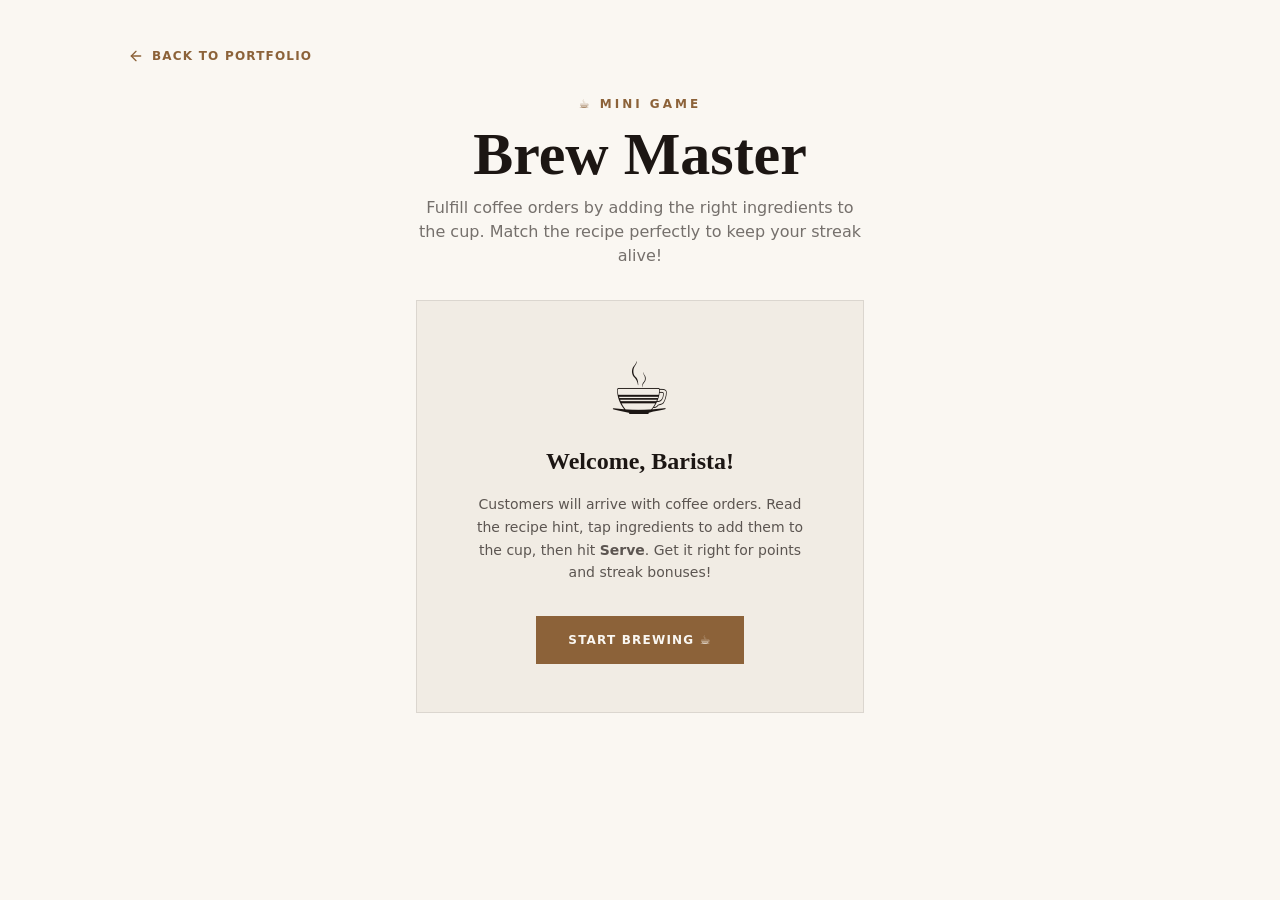
<file: coffee-game/index.html>
<!DOCTYPE html>
<html lang="en">
<head>
  <meta charset="utf-8" />
  <link rel="icon" type="image/svg+xml" href="data:image/svg+xml,&lt;svg xmlns='http://www.w3.org/2000/svg' viewBox='0 0 100 100'&gt;&lt;text y='.9em' font-size='90'&gt;☕&lt;/text&gt;&lt;/svg&gt;" />
  <meta name="viewport" content="width=device-width, initial-scale=1.0" />
  <title>Brew Master — The Espresso Theory</title>
  <meta name="description" content="Brew Master — a coffee mini-game by Nandidha C G. Fulfill customer orders by matching the recipe." />
  <link rel="preconnect" href="https://fonts.googleapis.com" />
  <link rel="preconnect" href="https://fonts.gstatic.com" crossorigin />
  <link href="https://fonts.googleapis.com/css2?family=Playfair+Display:ital,wght@0,400;0,700;0,900;1,400;1,700&family=Plus+Jakarta+Sans:wght@400;500;600;700;800&display=swap" rel="stylesheet" />
  <link rel="stylesheet" href="/assets/style.css" />
  <link rel="stylesheet" href="/assets/custom.css" />
  <style>
    @keyframes steam-rise { 0% { transform: translateY(0); opacity: 0; } 50% { transform: translateY(-20px); opacity: .5; } 100% { transform: translateY(-40px); opacity: 0; } }
    .steam { animation: steam-rise 2s infinite; }
    @keyframes cup-wiggle { 0% { transform: rotate(0); } 33% { transform: rotate(-1deg); } 66% { transform: rotate(1deg); } 100% { transform: rotate(0); } }
    .wiggle { animation: cup-wiggle .3s; }
    @keyframes wave { 0%, 100% { transform: rotate(0) translateY(0); } 20% { transform: rotate(-10deg) translateY(-5px); } 40% { transform: rotate(10deg) translateY(0); } 60% { transform: rotate(-10deg) translateY(-5px); } 80% { transform: rotate(0) translateY(0); } }
    .cup-wave { display: inline-block; animation: wave 3s infinite; }
    .ing-layer { transition: height .25s ease, opacity .25s ease; overflow: hidden; }
  </style>
</head>
<body>
<div class="min-h-screen bg-[#FAF7F2] text-[#1C1613] px-6 py-8 md:px-12 md:py-12">
  <div class="max-w-5xl mx-auto">
    <div class="flex items-center justify-between mb-8">
      <a href="/" class="flex items-center gap-2 text-xs uppercase tracking-widest font-sans font-bold text-[#8C6239] hover:text-[#1C1613] transition-colors">
        <svg xmlns="http://www.w3.org/2000/svg" width="16" height="16" viewBox="0 0 24 24" fill="none" stroke="currentColor" stroke-width="2" stroke-linecap="round" stroke-linejoin="round"><path d="m12 19-7-7 7-7"/><path d="M19 12H5"/></svg>
        Back to Portfolio
      </a>
      <div id="hud" class="hidden items-center gap-6">
        <div class="text-right">
          <span class="block text-[10px] uppercase tracking-widest font-sans text-[#1C1613]/50">Score</span>
          <span id="score" class="font-serif text-2xl font-bold text-[#1C1613]">0</span>
        </div>
        <div class="text-right">
          <span class="block text-[10px] uppercase tracking-widest font-sans text-[#1C1613]/50">Streak</span>
          <span class="font-serif text-2xl font-bold text-[#8C6239]">🔥 <span id="streak">0</span></span>
        </div>
      </div>
    </div>

    <div class="text-center mb-8">
      <span class="block text-xs uppercase tracking-[0.25em] text-[#8C6239] font-sans font-bold mb-3">☕ Mini Game</span>
      <h1 class="font-serif text-4xl md:text-6xl font-bold text-[#1C1613]">Brew Master</h1>
      <p class="font-sans text-sm md:text-base text-[#1C1613]/60 mt-3 max-w-md mx-auto">Fulfill coffee orders by adding the right ingredients to the cup. Match the recipe perfectly to keep your streak alive!</p>
    </div>

    <!-- Start screen -->
    <div id="start-screen" class="max-w-md mx-auto text-center bg-[#F1ECE4] border border-[#1C1613]/10 p-8 md:p-12 mt-8">
      <div class="text-7xl mb-6"><span class="cup-wave">☕</span></div>
      <h2 class="font-serif text-2xl font-bold text-[#1C1613] mb-4">Welcome, Barista!</h2>
      <p class="font-sans text-sm text-[#1C1613]/70 mb-8 leading-relaxed">Customers will arrive with coffee orders. Read the recipe hint, tap ingredients to add them to the cup, then hit <strong>Serve</strong>. Get it right for points and streak bonuses!</p>
      <button id="start-btn" class="px-8 py-4 bg-[#8C6239] hover:bg-[#1C1613] text-[#FAF7F2] font-sans font-bold text-xs uppercase tracking-widest transition-all duration-300">Start Brewing ☕</button>
    </div>

    <!-- Game screen -->
    <div id="game-screen" class="hidden grid-cols-1 md:grid-cols-2 gap-8 md:gap-12 mt-8">
      <div class="flex flex-col items-center">
        <div id="order-card" class="w-full bg-[#F1ECE4] border border-[#1C1613]/10 p-6 mb-8 text-center">
          <div id="customer" class="text-5xl mb-3">🧑‍💼</div>
          <p class="font-sans text-xs uppercase tracking-widest text-[#8C6239] font-bold mb-1">Customer Order</p>
          <h3 id="order-name" class="font-serif text-2xl font-bold text-[#1C1613] mb-2"></h3>
          <p id="order-hint" class="font-sans text-sm text-[#1C1613]/60 italic"></p>
        </div>
        <div class="relative">
          <div id="cup-wrap" class="relative w-40 h-56 mx-auto">
            <div class="absolute bottom-0 left-1/2 -translate-x-1/2 w-36 h-48 bg-white border-2 border-[#1C1613]/15 rounded-b-[3rem] rounded-t-lg overflow-hidden shadow-lg">
              <div id="cup-layers" class="absolute bottom-0 left-0 right-0 flex flex-col-reverse"></div>
              <div id="cup-empty" class="absolute inset-0 flex items-center justify-center">
                <span class="text-xs font-sans text-[#1C1613]/30">Empty cup…</span>
              </div>
            </div>
            <div class="absolute top-8 right-0 w-10 h-16 border-4 border-[#1C1613]/15 rounded-r-full"></div>
            <div class="absolute -bottom-2 left-1/2 -translate-x-1/2 w-48 h-3 bg-[#1C1613]/10 rounded-full"></div>
          </div>
          <div id="steam-wrap" class="hidden absolute top-0 left-1/2 -translate-x-1/2 flex gap-2">
            <div class="steam text-2xl" style="animation-delay:0s">💨</div>
            <div class="steam text-2xl" style="animation-delay:.5s">💨</div>
            <div class="steam text-2xl" style="animation-delay:1s">💨</div>
          </div>
        </div>
        <div class="flex gap-3 mt-8">
          <button id="clear-btn" disabled class="px-5 py-3 border border-[#1C1613]/20 text-[#1C1613]/60 font-sans font-bold text-xs uppercase tracking-widest hover:border-[#1C1613] hover:text-[#1C1613] transition-all disabled:opacity-30 disabled:cursor-not-allowed">Clear</button>
          <button id="serve-btn" disabled class="px-8 py-3 bg-[#8C6239] hover:bg-[#1C1613] text-[#FAF7F2] font-sans font-bold text-xs uppercase tracking-widest transition-all disabled:opacity-30 disabled:cursor-not-allowed">Serve! ☕</button>
        </div>
      </div>
      <div>
        <h3 class="font-serif text-xl font-bold text-[#1C1613] mb-4">Ingredients</h3>
        <div id="ingredients" class="space-y-3"></div>
        <div id="in-cup" class="hidden mt-6 p-4 bg-white border border-[#1C1613]/10">
          <span class="block text-[10px] uppercase tracking-widest font-sans text-[#1C1613]/50 mb-2">In your cup</span>
          <div id="in-cup-emojis" class="flex flex-wrap gap-2"></div>
        </div>
      </div>
    </div>

    <div id="restart-wrap" class="hidden text-center mt-12">
      <button id="restart-btn" class="inline-flex items-center gap-2 text-xs uppercase tracking-widest font-sans font-bold text-[#1C1613]/40 hover:text-[#8C6239] transition-colors">
        <svg xmlns="http://www.w3.org/2000/svg" width="14" height="14" viewBox="0 0 24 24" fill="none" stroke="currentColor" stroke-width="2" stroke-linecap="round" stroke-linejoin="round"><path d="M3 12a9 9 0 1 0 9-9 9.75 9.75 0 0 0-6.74 2.74L3 8"/><path d="M3 3v5h5"/></svg>
        Restart Game
      </button>
    </div>
  </div>
</div>

<!-- Feedback modal -->
<div id="modal" class="hidden fixed inset-0 bg-[#1C1613]/60 z-50 items-center justify-center px-6">
  <div class="bg-[#FAF7F2] max-w-sm w-full p-8 md:p-12 text-center border border-[#1C1613]/10">
    <div id="modal-emoji" class="text-6xl mb-4">🥳</div>
    <h3 id="modal-title" class="font-serif text-3xl font-bold mb-2 text-[#8C6239]">Perfect Brew!</h3>
    <p id="modal-message" class="font-sans text-sm text-[#1C1613]/70 mb-4"></p>
    <div id="modal-stars" class="flex items-center justify-center gap-1 mb-6"></div>
    <p id="modal-points" class="font-mono text-xs text-[#8C6239] mb-4"></p>
    <button id="next-btn" class="px-8 py-3 bg-[#8C6239] hover:bg-[#1C1613] text-[#FAF7F2] font-sans font-bold text-xs uppercase tracking-widest transition-all duration-300">Next Customer →</button>
  </div>
</div>

<script src="/assets/game.js"></script>
</body>
</html>
</file>
<file: assets/style.css>
*,:before,:after{--tw-border-spacing-x: 0;--tw-border-spacing-y: 0;--tw-translate-x: 0;--tw-translate-y: 0;--tw-rotate: 0;--tw-skew-x: 0;--tw-skew-y: 0;--tw-scale-x: 1;--tw-scale-y: 1;--tw-pan-x: ;--tw-pan-y: ;--tw-pinch-zoom: ;--tw-scroll-snap-strictness: proximity;--tw-gradient-from-position: ;--tw-gradient-via-position: ;--tw-gradient-to-position: ;--tw-ordinal: ;--tw-slashed-zero: ;--tw-numeric-figure: ;--tw-numeric-spacing: ;--tw-numeric-fraction: ;--tw-ring-inset: ;--tw-ring-offset-width: 0px;--tw-ring-offset-color: #fff;--tw-ring-color: rgb(59 130 246 / .5);--tw-ring-offset-shadow: 0 0 #0000;--tw-ring-shadow: 0 0 #0000;--tw-shadow: 0 0 #0000;--tw-shadow-colored: 0 0 #0000;--tw-blur: ;--tw-brightness: ;--tw-contrast: ;--tw-grayscale: ;--tw-hue-rotate: ;--tw-invert: ;--tw-saturate: ;--tw-sepia: ;--tw-drop-shadow: ;--tw-backdrop-blur: ;--tw-backdrop-brightness: ;--tw-backdrop-contrast: ;--tw-backdrop-grayscale: ;--tw-backdrop-hue-rotate: ;--tw-backdrop-invert: ;--tw-backdrop-opacity: ;--tw-backdrop-saturate: ;--tw-backdrop-sepia: ;--tw-contain-size: ;--tw-contain-layout: ;--tw-contain-paint: ;--tw-contain-style: }::backdrop{--tw-border-spacing-x: 0;--tw-border-spacing-y: 0;--tw-translate-x: 0;--tw-translate-y: 0;--tw-rotate: 0;--tw-skew-x: 0;--tw-skew-y: 0;--tw-scale-x: 1;--tw-scale-y: 1;--tw-pan-x: ;--tw-pan-y: ;--tw-pinch-zoom: ;--tw-scroll-snap-strictness: proximity;--tw-gradient-from-position: ;--tw-gradient-via-position: ;--tw-gradient-to-position: ;--tw-ordinal: ;--tw-slashed-zero: ;--tw-numeric-figure: ;--tw-numeric-spacing: ;--tw-numeric-fraction: ;--tw-ring-inset: ;--tw-ring-offset-width: 0px;--tw-ring-offset-color: #fff;--tw-ring-color: rgb(59 130 246 / .5);--tw-ring-offset-shadow: 0 0 #0000;--tw-ring-shadow: 0 0 #0000;--tw-shadow: 0 0 #0000;--tw-shadow-colored: 0 0 #0000;--tw-blur: ;--tw-brightness: ;--tw-contrast: ;--tw-grayscale: ;--tw-hue-rotate: ;--tw-invert: ;--tw-saturate: ;--tw-sepia: ;--tw-drop-shadow: ;--tw-backdrop-blur: ;--tw-backdrop-brightness: ;--tw-backdrop-contrast: ;--tw-backdrop-grayscale: ;--tw-backdrop-hue-rotate: ;--tw-backdrop-invert: ;--tw-backdrop-opacity: ;--tw-backdrop-saturate: ;--tw-backdrop-sepia: ;--tw-contain-size: ;--tw-contain-layout: ;--tw-contain-paint: ;--tw-contain-style: }*,:before,:after{box-sizing:border-box;border-width:0;border-style:solid;border-color:#e5e7eb}:before,:after{--tw-content: ""}html,:host{line-height:1.5;-webkit-text-size-adjust:100%;-moz-tab-size:4;-o-tab-size:4;tab-size:4;font-family:ui-sans-serif,system-ui,sans-serif,"Apple Color Emoji","Segoe UI Emoji",Segoe UI Symbol,"Noto Color Emoji";font-feature-settings:normal;font-variation-settings:normal;-webkit-tap-highlight-color:transparent}body{margin:0;line-height:inherit}hr{height:0;color:inherit;border-top-width:1px}abbr:where([title]){-webkit-text-decoration:underline dotted;text-decoration:underline dotted}h1,h2,h3,h4,h5,h6{font-size:inherit;font-weight:inherit}a{color:inherit;text-decoration:inherit}b,strong{font-weight:bolder}code,kbd,samp,pre{font-family:var(--font-mono);font-feature-settings:normal;font-variation-settings:normal;font-size:1em}small{font-size:80%}sub,sup{font-size:75%;line-height:0;position:relative;vertical-align:baseline}sub{bottom:-.25em}sup{top:-.5em}table{text-indent:0;border-color:inherit;border-collapse:collapse}button,input,optgroup,select,textarea{font-family:inherit;font-feature-settings:inherit;font-variation-settings:inherit;font-size:100%;font-weight:inherit;line-height:inherit;letter-spacing:inherit;color:inherit;margin:0;padding:0}button,select{text-transform:none}button,input:where([type=button]),input:where([type=reset]),input:where([type=submit]){-webkit-appearance:button;background-color:transparent;background-image:none}:-moz-focusring{outline:auto}:-moz-ui-invalid{box-shadow:none}progress{vertical-align:baseline}::-webkit-inner-spin-button,::-webkit-outer-spin-button{height:auto}[type=search]{-webkit-appearance:textfield;outline-offset:-2px}::-webkit-search-decoration{-webkit-appearance:none}::-webkit-file-upload-button{-webkit-appearance:button;font:inherit}summary{display:list-item}blockquote,dl,dd,h1,h2,h3,h4,h5,h6,hr,figure,p,pre{margin:0}fieldset{margin:0;padding:0}legend{padding:0}ol,ul,menu{list-style:none;margin:0;padding:0}dialog{padding:0}textarea{resize:vertical}input::-moz-placeholder,textarea::-moz-placeholder{opacity:1;color:#9ca3af}input::placeholder,textarea::placeholder{opacity:1;color:#9ca3af}button,[role=button]{cursor:pointer}:disabled{cursor:default}img,svg,video,canvas,audio,iframe,embed,object{display:block;vertical-align:middle}img,video{max-width:100%;height:auto}[hidden]:where(:not([hidden=until-found])){display:none}:root{--background: 0 0% 100%;--foreground: 0 0% 3.9%;--card: 0 0% 100%;--card-foreground: 0 0% 3.9%;--popover: 0 0% 100%;--popover-foreground: 0 0% 3.9%;--primary: 0 0% 9%;--primary-foreground: 0 0% 98%;--secondary: 0 0% 96.1%;--secondary-foreground: 0 0% 9%;--muted: 0 0% 96.1%;--muted-foreground: 0 0% 45.1%;--accent: 0 0% 96.1%;--accent-foreground: 0 0% 9%;--destructive: 0 84.2% 60.2%;--destructive-foreground: 0 0% 98%;--border: 0 0% 89.8%;--input: 0 0% 89.8%;--ring: 0 0% 3.9%;--chart-1: 12 76% 61%;--chart-2: 173 58% 39%;--chart-3: 197 37% 24%;--chart-4: 43 74% 66%;--chart-5: 27 87% 67%;--radius: .5rem;--font-heading: "Playfair Display", Georgia, serif;--font-body: "Plus Jakarta Sans", ui-sans-serif, system-ui, sans-serif;--font-display: "Playfair Display", Georgia, serif;--font-mono: ui-monospace, SFMono-Regular, Menlo, Monaco, Consolas, "Liberation Mono", "Courier New", monospace;--sidebar-background: 0 0% 98%;--sidebar-foreground: 240 5.3% 26.1%;--sidebar-primary: 240 5.9% 10%;--sidebar-primary-foreground: 0 0% 98%;--sidebar-accent: 240 4.8% 95.9%;--sidebar-accent-foreground: 240 5.9% 10%;--sidebar-border: 220 13% 91%;--sidebar-ring: 217.2 91.2% 59.8%}.dark{--background: 0 0% 3.9%;--foreground: 0 0% 98%;--card: 0 0% 3.9%;--card-foreground: 0 0% 98%;--popover: 0 0% 3.9%;--popover-foreground: 0 0% 98%;--primary: 0 0% 98%;--primary-foreground: 0 0% 9%;--secondary: 0 0% 14.9%;--secondary-foreground: 0 0% 98%;--muted: 0 0% 14.9%;--muted-foreground: 0 0% 63.9%;--accent: 0 0% 14.9%;--accent-foreground: 0 0% 98%;--destructive: 0 62.8% 30.6%;--destructive-foreground: 0 0% 98%;--border: 0 0% 14.9%;--input: 0 0% 14.9%;--ring: 0 0% 83.1%;--chart-1: 220 70% 50%;--chart-2: 160 60% 45%;--chart-3: 30 80% 55%;--chart-4: 280 65% 60%;--chart-5: 340 75% 55%;--sidebar-background: 240 5.9% 10%;--sidebar-foreground: 240 4.8% 95.9%;--sidebar-primary: 224.3 76.3% 48%;--sidebar-primary-foreground: 0 0% 100%;--sidebar-accent: 240 3.7% 15.9%;--sidebar-accent-foreground: 240 4.8% 95.9%;--sidebar-border: 240 3.7% 15.9%;--sidebar-ring: 217.2 91.2% 59.8%}*{border-color:hsl(var(--border));outline-color:hsl(var(--ring) / .5)}body{background-color:hsl(var(--background));font-family:var(--font-body);color:hsl(var(--foreground));font-family:Plus Jakarta Sans,ui-sans-serif,system-ui,sans-serif}.font-serif{font-family:Playfair Display,Georgia,serif}.container{width:100%}@media(min-width:640px){.container{max-width:640px}}@media(min-width:768px){.container{max-width:768px}}@media(min-width:1024px){.container{max-width:1024px}}@media(min-width:1280px){.container{max-width:1280px}}@media(min-width:1536px){.container{max-width:1536px}}.sr-only{position:absolute;width:1px;height:1px;padding:0;margin:-1px;overflow:hidden;clip:rect(0,0,0,0);white-space:nowrap;border-width:0}.pointer-events-none{pointer-events:none}.pointer-events-auto{pointer-events:auto}.visible{visibility:visible}.invisible{visibility:hidden}.static{position:static}.fixed{position:fixed}.absolute{position:absolute}.relative{position:relative}.inset-0{top:0;right:0;bottom:0;left:0}.inset-x-0{left:0;right:0}.inset-y-0{top:0;bottom:0}.-bottom-12{bottom:-3rem}.-bottom-2{bottom:-.5rem}.-left-12{left:-3rem}.-right-12{right:-3rem}.-top-12{top:-3rem}.bottom-0{bottom:0}.bottom-6{bottom:1.5rem}.left-0{left:0}.left-1{left:.25rem}.left-1\/2{left:50%}.left-2{left:.5rem}.left-3{left:.75rem}.left-4{left:1rem}.left-6{left:1.5rem}.left-\[50\%\]{left:50%}.right-0{right:0}.right-1{right:.25rem}.right-2{right:.5rem}.right-3{right:.75rem}.right-4{right:1rem}.right-6{right:1.5rem}.top-0{top:0}.top-1\.5{top:.375rem}.top-1\/2{top:50%}.top-2{top:.5rem}.top-3\.5{top:.875rem}.top-4{top:1rem}.top-6{top:1.5rem}.top-8{top:2rem}.top-\[1px\]{top:1px}.top-\[50\%\]{top:50%}.top-\[60\%\]{top:60%}.top-full{top:100%}.isolate{isolation:isolate}.z-0{z-index:0}.z-10{z-index:10}.z-20{z-index:20}.z-50{z-index:50}.z-\[100\]{z-index:100}.z-\[1\]{z-index:1}.z-\[60\]{z-index:60}.z-\[70\]{z-index:70}.-mx-1{margin-left:-.25rem;margin-right:-.25rem}.mx-2{margin-left:.5rem;margin-right:.5rem}.mx-3\.5{margin-left:.875rem;margin-right:.875rem}.mx-auto{margin-left:auto;margin-right:auto}.my-0\.5{margin-top:.125rem;margin-bottom:.125rem}.my-1{margin-top:.25rem;margin-bottom:.25rem}.my-12{margin-top:3rem;margin-bottom:3rem}.-ml-4{margin-left:-1rem}.-mt-4{margin-top:-1rem}.mb-1{margin-bottom:.25rem}.mb-10{margin-bottom:2.5rem}.mb-12{margin-bottom:3rem}.mb-2{margin-bottom:.5rem}.mb-20{margin-bottom:5rem}.mb-24{margin-bottom:6rem}.mb-3{margin-bottom:.75rem}.mb-4{margin-bottom:1rem}.mb-6{margin-bottom:1.5rem}.mb-8{margin-bottom:2rem}.ml-1{margin-left:.25rem}.ml-4{margin-left:1rem}.ml-auto{margin-left:auto}.mr-1{margin-right:.25rem}.mr-2{margin-right:.5rem}.mt-0\.5{margin-top:.125rem}.mt-1{margin-top:.25rem}.mt-1\.5{margin-top:.375rem}.mt-12{margin-top:3rem}.mt-16{margin-top:4rem}.mt-2{margin-top:.5rem}.mt-24{margin-top:6rem}.mt-3{margin-top:.75rem}.mt-4{margin-top:1rem}.mt-6{margin-top:1.5rem}.mt-8{margin-top:2rem}.mt-auto{margin-top:auto}.block{display:block}.inline-block{display:inline-block}.inline{display:inline}.flex{display:flex}.inline-flex{display:inline-flex}.table{display:table}.grid{display:grid}.hidden{display:none}.aspect-\[16\/10\]{aspect-ratio:16/10}.aspect-square{aspect-ratio:1 / 1}.aspect-video{aspect-ratio:16 / 9}.size-4{width:1rem;height:1rem}.h-0\.5{height:.125rem}.h-1{height:.25rem}.h-1\.5{height:.375rem}.h-10{height:2.5rem}.h-12{height:3rem}.h-14{height:3.5rem}.h-16{height:4rem}.h-2{height:.5rem}.h-2\.5{height:.625rem}.h-28{height:7rem}.h-3{height:.75rem}.h-3\.5{height:.875rem}.h-4{height:1rem}.h-48{height:12rem}.h-5{height:1.25rem}.h-56{height:14rem}.h-6{height:1.5rem}.h-7{height:1.75rem}.h-8{height:2rem}.h-9{height:2.25rem}.h-\[1px\]{height:1px}.h-\[var\(--radix-navigation-menu-viewport-height\)\]{height:var(--radix-navigation-menu-viewport-height)}.h-\[var\(--radix-select-trigger-height\)\]{height:var(--radix-select-trigger-height)}.h-auto{height:auto}.h-fit{height:-moz-fit-content;height:fit-content}.h-full{height:100%}.h-px{height:1px}.h-svh{height:100svh}.max-h-96{max-height:24rem}.max-h-\[300px\]{max-height:300px}.max-h-screen{max-height:100vh}.min-h-0{min-height:0px}.min-h-\[380px\]{min-height:380px}.min-h-\[60px\]{min-height:60px}.min-h-\[60vh\]{min-height:60vh}.min-h-screen{min-height:100vh}.min-h-svh{min-height:100svh}.w-0{width:0px}.w-1{width:.25rem}.w-1\.5{width:.375rem}.w-10{width:2.5rem}.w-14{width:3.5rem}.w-16{width:4rem}.w-2{width:.5rem}.w-2\.5{width:.625rem}.w-28{width:7rem}.w-3{width:.75rem}.w-3\.5{width:.875rem}.w-3\/4{width:75%}.w-36{width:9rem}.w-4{width:1rem}.w-40{width:10rem}.w-48{width:12rem}.w-5{width:1.25rem}.w-64{width:16rem}.w-7{width:1.75rem}.w-72{width:18rem}.w-8{width:2rem}.w-9{width:2.25rem}.w-\[--sidebar-width\]{width:var(--sidebar-width)}.w-\[100px\]{width:100px}.w-\[1px\]{width:1px}.w-\[88\%\]{width:88%}.w-auto{width:auto}.w-full{width:100%}.w-max{width:-moz-max-content;width:max-content}.w-px{width:1px}.min-w-0{min-width:0px}.min-w-10{min-width:2.5rem}.min-w-5{min-width:1.25rem}.min-w-8{min-width:2rem}.min-w-9{min-width:2.25rem}.min-w-\[12rem\]{min-width:12rem}.min-w-\[8rem\]{min-width:8rem}.min-w-\[var\(--radix-select-trigger-width\)\]{min-width:var(--radix-select-trigger-width)}.max-w-4xl{max-width:56rem}.max-w-5xl{max-width:64rem}.max-w-6xl{max-width:72rem}.max-w-7xl{max-width:80rem}.max-w-\[--skeleton-width\]{max-width:var(--skeleton-width)}.max-w-\[28ch\]{max-width:28ch}.max-w-\[32ch\]{max-width:32ch}.max-w-\[36ch\]{max-width:36ch}.max-w-\[50ch\]{max-width:50ch}.max-w-\[55ch\]{max-width:55ch}.max-w-lg{max-width:32rem}.max-w-max{max-width:-moz-max-content;max-width:max-content}.max-w-md{max-width:28rem}.max-w-sm{max-width:24rem}.flex-1{flex:1 1 0%}.flex-shrink-0,.shrink-0{flex-shrink:0}.grow{flex-grow:1}.grow-0{flex-grow:0}.basis-full{flex-basis:100%}.caption-bottom{caption-side:bottom}.border-collapse{border-collapse:collapse}.-translate-x-1\/2{--tw-translate-x: -50%;transform:translate(var(--tw-translate-x),var(--tw-translate-y)) rotate(var(--tw-rotate)) skew(var(--tw-skew-x)) skewY(var(--tw-skew-y)) scaleX(var(--tw-scale-x)) scaleY(var(--tw-scale-y))}.-translate-x-px{--tw-translate-x: -1px;transform:translate(var(--tw-translate-x),var(--tw-translate-y)) rotate(var(--tw-rotate)) skew(var(--tw-skew-x)) skewY(var(--tw-skew-y)) scaleX(var(--tw-scale-x)) scaleY(var(--tw-scale-y))}.-translate-y-1\/2{--tw-translate-y: -50%;transform:translate(var(--tw-translate-x),var(--tw-translate-y)) rotate(var(--tw-rotate)) skew(var(--tw-skew-x)) skewY(var(--tw-skew-y)) scaleX(var(--tw-scale-x)) scaleY(var(--tw-scale-y))}.translate-x-\[-50\%\]{--tw-translate-x: -50%;transform:translate(var(--tw-translate-x),var(--tw-translate-y)) rotate(var(--tw-rotate)) skew(var(--tw-skew-x)) skewY(var(--tw-skew-y)) scaleX(var(--tw-scale-x)) scaleY(var(--tw-scale-y))}.translate-x-px{--tw-translate-x: 1px;transform:translate(var(--tw-translate-x),var(--tw-translate-y)) rotate(var(--tw-rotate)) skew(var(--tw-skew-x)) skewY(var(--tw-skew-y)) scaleX(var(--tw-scale-x)) scaleY(var(--tw-scale-y))}.translate-y-\[-50\%\]{--tw-translate-y: -50%;transform:translate(var(--tw-translate-x),var(--tw-translate-y)) rotate(var(--tw-rotate)) skew(var(--tw-skew-x)) skewY(var(--tw-skew-y)) scaleX(var(--tw-scale-x)) scaleY(var(--tw-scale-y))}.rotate-45{--tw-rotate: 45deg;transform:translate(var(--tw-translate-x),var(--tw-translate-y)) rotate(var(--tw-rotate)) skew(var(--tw-skew-x)) skewY(var(--tw-skew-y)) scaleX(var(--tw-scale-x)) scaleY(var(--tw-scale-y))}.rotate-90{--tw-rotate: 90deg;transform:translate(var(--tw-translate-x),var(--tw-translate-y)) rotate(var(--tw-rotate)) skew(var(--tw-skew-x)) skewY(var(--tw-skew-y)) scaleX(var(--tw-scale-x)) scaleY(var(--tw-scale-y))}.transform{transform:translate(var(--tw-translate-x),var(--tw-translate-y)) rotate(var(--tw-rotate)) skew(var(--tw-skew-x)) skewY(var(--tw-skew-y)) scaleX(var(--tw-scale-x)) scaleY(var(--tw-scale-y))}@keyframes pulse{50%{opacity:.5}}.animate-pulse{animation:pulse 2s cubic-bezier(.4,0,.6,1) infinite}@keyframes spin{to{transform:rotate(360deg)}}.animate-spin{animation:spin 1s linear infinite}.cursor-default{cursor:default}.cursor-pointer{cursor:pointer}.touch-none{touch-action:none}.select-none{-webkit-user-select:none;-moz-user-select:none;user-select:none}.resize-none{resize:none}.resize{resize:both}.list-inside{list-style-position:inside}.list-disc{list-style-type:disc}.list-none{list-style-type:none}.grid-cols-1{grid-template-columns:repeat(1,minmax(0,1fr))}.grid-cols-2{grid-template-columns:repeat(2,minmax(0,1fr))}.flex-row{flex-direction:row}.flex-col{flex-direction:column}.flex-col-reverse{flex-direction:column-reverse}.flex-wrap{flex-wrap:wrap}.items-start{align-items:flex-start}.items-end{align-items:flex-end}.items-center{align-items:center}.items-baseline{align-items:baseline}.items-stretch{align-items:stretch}.justify-center{justify-content:center}.justify-between{justify-content:space-between}.gap-0{gap:0px}.gap-1{gap:.25rem}.gap-1\.5{gap:.375rem}.gap-12{gap:3rem}.gap-2{gap:.5rem}.gap-3{gap:.75rem}.gap-4{gap:1rem}.gap-6{gap:1.5rem}.gap-8{gap:2rem}.space-x-1>:not([hidden])~:not([hidden]){--tw-space-x-reverse: 0;margin-right:calc(.25rem * var(--tw-space-x-reverse));margin-left:calc(.25rem * calc(1 - var(--tw-space-x-reverse)))}.space-x-3>:not([hidden])~:not([hidden]){--tw-space-x-reverse: 0;margin-right:calc(.75rem * var(--tw-space-x-reverse));margin-left:calc(.75rem * calc(1 - var(--tw-space-x-reverse)))}.space-x-4>:not([hidden])~:not([hidden]){--tw-space-x-reverse: 0;margin-right:calc(1rem * var(--tw-space-x-reverse));margin-left:calc(1rem * calc(1 - var(--tw-space-x-reverse)))}.space-y-1>:not([hidden])~:not([hidden]){--tw-space-y-reverse: 0;margin-top:calc(.25rem * calc(1 - var(--tw-space-y-reverse)));margin-bottom:calc(.25rem * var(--tw-space-y-reverse))}.space-y-1\.5>:not([hidden])~:not([hidden]){--tw-space-y-reverse: 0;margin-top:calc(.375rem * calc(1 - var(--tw-space-y-reverse)));margin-bottom:calc(.375rem * var(--tw-space-y-reverse))}.space-y-16>:not([hidden])~:not([hidden]){--tw-space-y-reverse: 0;margin-top:calc(4rem * calc(1 - var(--tw-space-y-reverse)));margin-bottom:calc(4rem * var(--tw-space-y-reverse))}.space-y-2>:not([hidden])~:not([hidden]){--tw-space-y-reverse: 0;margin-top:calc(.5rem * calc(1 - var(--tw-space-y-reverse)));margin-bottom:calc(.5rem * var(--tw-space-y-reverse))}.space-y-24>:not([hidden])~:not([hidden]){--tw-space-y-reverse: 0;margin-top:calc(6rem * calc(1 - var(--tw-space-y-reverse)));margin-bottom:calc(6rem * var(--tw-space-y-reverse))}.space-y-3>:not([hidden])~:not([hidden]){--tw-space-y-reverse: 0;margin-top:calc(.75rem * calc(1 - var(--tw-space-y-reverse)));margin-bottom:calc(.75rem * var(--tw-space-y-reverse))}.space-y-4>:not([hidden])~:not([hidden]){--tw-space-y-reverse: 0;margin-top:calc(1rem * calc(1 - var(--tw-space-y-reverse)));margin-bottom:calc(1rem * var(--tw-space-y-reverse))}.space-y-6>:not([hidden])~:not([hidden]){--tw-space-y-reverse: 0;margin-top:calc(1.5rem * calc(1 - var(--tw-space-y-reverse)));margin-bottom:calc(1.5rem * var(--tw-space-y-reverse))}.self-start{align-self:flex-start}.overflow-auto{overflow:auto}.overflow-hidden{overflow:hidden}.overflow-y-auto{overflow-y:auto}.overflow-x-hidden{overflow-x:hidden}.overflow-x-clip{overflow-x:clip}.whitespace-nowrap{white-space:nowrap}.break-words{overflow-wrap:break-word}.break-all{word-break:break-all}.rounded-2xl{border-radius:1rem}.rounded-\[2px\]{border-radius:2px}.rounded-\[inherit\]{border-radius:inherit}.rounded-full{border-radius:9999px}.rounded-lg{border-radius:var(--radius)}.rounded-md{border-radius:calc(var(--radius) - 2px)}.rounded-sm{border-radius:calc(var(--radius) - 4px)}.rounded-xl{border-radius:.75rem}.rounded-b-\[3rem\]{border-bottom-right-radius:3rem;border-bottom-left-radius:3rem}.rounded-r-full{border-top-right-radius:9999px;border-bottom-right-radius:9999px}.rounded-t-\[10px\]{border-top-left-radius:10px;border-top-right-radius:10px}.rounded-t-lg{border-top-left-radius:var(--radius);border-top-right-radius:var(--radius)}.rounded-tl-sm{border-top-left-radius:calc(var(--radius) - 4px)}.border{border-width:1px}.border-2{border-width:2px}.border-4{border-width:4px}.border-\[1\.5px\]{border-width:1.5px}.border-y{border-top-width:1px;border-bottom-width:1px}.border-b{border-bottom-width:1px}.border-l{border-left-width:1px}.border-r{border-right-width:1px}.border-t{border-top-width:1px}.border-dashed{border-style:dashed}.border-\[\#1C1613\]\/10{border-color:#1c16131a}.border-\[\#1C1613\]\/15{border-color:#1c161326}.border-\[\#1C1613\]\/20{border-color:#1c161333}.border-\[\#1C1613\]\/5{border-color:#1c16130d}.border-\[\#8C6239\]{--tw-border-opacity: 1;border-color:rgb(140 98 57 / var(--tw-border-opacity, 1))}.border-\[\#FAF7F2\]\/10{border-color:#faf7f21a}.border-\[--color-border\]{border-color:var(--color-border)}.border-border{border-color:hsl(var(--border))}.border-border\/50{border-color:hsl(var(--border) / .5)}.border-destructive{border-color:hsl(var(--destructive))}.border-destructive\/50{border-color:hsl(var(--destructive) / .5)}.border-input{border-color:hsl(var(--input))}.border-primary{border-color:hsl(var(--primary))}.border-primary\/50{border-color:hsl(var(--primary) / .5)}.border-sidebar-border{border-color:hsl(var(--sidebar-border))}.border-slate-100{--tw-border-opacity: 1;border-color:rgb(241 245 249 / var(--tw-border-opacity, 1))}.border-slate-200{--tw-border-opacity: 1;border-color:rgb(226 232 240 / var(--tw-border-opacity, 1))}.border-transparent{border-color:transparent}.border-l-transparent{border-left-color:transparent}.border-t-slate-800{--tw-border-opacity: 1;border-top-color:rgb(30 41 59 / var(--tw-border-opacity, 1))}.border-t-transparent{border-top-color:transparent}.bg-\[\#1C1613\]{--tw-bg-opacity: 1;background-color:rgb(28 22 19 / var(--tw-bg-opacity, 1))}.bg-\[\#1C1613\]\/10{background-color:#1c16131a}.bg-\[\#1C1613\]\/20{background-color:#1c161333}.bg-\[\#1C1613\]\/50{background-color:#1c161380}.bg-\[\#1C1613\]\/60{background-color:#1c161399}.bg-\[\#4A2C1A\]{--tw-bg-opacity: 1;background-color:rgb(74 44 26 / var(--tw-bg-opacity, 1))}.bg-\[\#6B3F2A\]{--tw-bg-opacity: 1;background-color:rgb(107 63 42 / var(--tw-bg-opacity, 1))}.bg-\[\#8C6239\]{--tw-bg-opacity: 1;background-color:rgb(140 98 57 / var(--tw-bg-opacity, 1))}.bg-\[\#A8C8D8\]{--tw-bg-opacity: 1;background-color:rgb(168 200 216 / var(--tw-bg-opacity, 1))}.bg-\[\#C4A482\]{--tw-bg-opacity: 1;background-color:rgb(196 164 130 / var(--tw-bg-opacity, 1))}.bg-\[\#F1ECE4\]{--tw-bg-opacity: 1;background-color:rgb(241 236 228 / var(--tw-bg-opacity, 1))}.bg-\[\#F5E6D3\]{--tw-bg-opacity: 1;background-color:rgb(245 230 211 / var(--tw-bg-opacity, 1))}.bg-\[\#FAF7F2\]{--tw-bg-opacity: 1;background-color:rgb(250 247 242 / var(--tw-bg-opacity, 1))}.bg-\[\#FAF7F2\]\/80{background-color:#faf7f2cc}.bg-\[\#FFFAF0\]{--tw-bg-opacity: 1;background-color:rgb(255 250 240 / var(--tw-bg-opacity, 1))}.bg-\[--color-bg\]{background-color:var(--color-bg)}.bg-accent{background-color:hsl(var(--accent))}.bg-background{background-color:hsl(var(--background))}.bg-black\/80{background-color:#000c}.bg-border{background-color:hsl(var(--border))}.bg-card{background-color:hsl(var(--card))}.bg-destructive{background-color:hsl(var(--destructive))}.bg-destructive\/10{background-color:hsl(var(--destructive) / .1)}.bg-foreground{background-color:hsl(var(--foreground))}.bg-muted{background-color:hsl(var(--muted))}.bg-muted\/50{background-color:hsl(var(--muted) / .5)}.bg-orange-100{--tw-bg-opacity: 1;background-color:rgb(255 237 213 / var(--tw-bg-opacity, 1))}.bg-orange-400{--tw-bg-opacity: 1;background-color:rgb(251 146 60 / var(--tw-bg-opacity, 1))}.bg-popover{background-color:hsl(var(--popover))}.bg-primary{background-color:hsl(var(--primary))}.bg-primary\/10{background-color:hsl(var(--primary) / .1)}.bg-primary\/20{background-color:hsl(var(--primary) / .2)}.bg-secondary{background-color:hsl(var(--secondary))}.bg-sidebar{background-color:hsl(var(--sidebar-background))}.bg-sidebar-border{background-color:hsl(var(--sidebar-border))}.bg-slate-100{--tw-bg-opacity: 1;background-color:rgb(241 245 249 / var(--tw-bg-opacity, 1))}.bg-slate-200{--tw-bg-opacity: 1;background-color:rgb(226 232 240 / var(--tw-bg-opacity, 1))}.bg-slate-50{--tw-bg-opacity: 1;background-color:rgb(248 250 252 / var(--tw-bg-opacity, 1))}.bg-transparent{background-color:transparent}.bg-white{--tw-bg-opacity: 1;background-color:rgb(255 255 255 / var(--tw-bg-opacity, 1))}.bg-gradient-to-b{background-image:linear-gradient(to bottom,var(--tw-gradient-stops))}.bg-gradient-to-t{background-image:linear-gradient(to top,var(--tw-gradient-stops))}.from-\[\#1C1613\]\/40{--tw-gradient-from: rgb(28 22 19 / .4) var(--tw-gradient-from-position);--tw-gradient-to: rgb(28 22 19 / 0) var(--tw-gradient-to-position);--tw-gradient-stops: var(--tw-gradient-from), var(--tw-gradient-to)}.from-white{--tw-gradient-from: #fff var(--tw-gradient-from-position);--tw-gradient-to: rgb(255 255 255 / 0) var(--tw-gradient-to-position);--tw-gradient-stops: var(--tw-gradient-from), var(--tw-gradient-to)}.via-transparent{--tw-gradient-to: rgb(0 0 0 / 0) var(--tw-gradient-to-position);--tw-gradient-stops: var(--tw-gradient-from), transparent var(--tw-gradient-via-position), var(--tw-gradient-to)}.to-slate-50{--tw-gradient-to: #f8fafc var(--tw-gradient-to-position)}.to-transparent{--tw-gradient-to: transparent var(--tw-gradient-to-position)}.fill-\[\#8C6239\]{fill:#8c6239}.fill-\[\#C4A482\]{fill:#c4a482}.fill-current{fill:currentColor}.fill-primary{fill:hsl(var(--primary))}.object-contain{-o-object-fit:contain;object-fit:contain}.object-cover{-o-object-fit:cover;object-fit:cover}.p-0{padding:0}.p-1{padding:.25rem}.p-2{padding:.5rem}.p-3{padding:.75rem}.p-4{padding:1rem}.p-6{padding:1.5rem}.p-8{padding:2rem}.p-\[1px\]{padding:1px}.px-1{padding-left:.25rem;padding-right:.25rem}.px-1\.5{padding-left:.375rem;padding-right:.375rem}.px-2{padding-left:.5rem;padding-right:.5rem}.px-2\.5{padding-left:.625rem;padding-right:.625rem}.px-3{padding-left:.75rem;padding-right:.75rem}.px-4{padding-left:1rem;padding-right:1rem}.px-5{padding-left:1.25rem;padding-right:1.25rem}.px-6{padding-left:1.5rem;padding-right:1.5rem}.px-8{padding-left:2rem;padding-right:2rem}.py-0\.5{padding-top:.125rem;padding-bottom:.125rem}.py-1{padding-top:.25rem;padding-bottom:.25rem}.py-1\.5{padding-top:.375rem;padding-bottom:.375rem}.py-16{padding-top:4rem;padding-bottom:4rem}.py-2{padding-top:.5rem;padding-bottom:.5rem}.py-24{padding-top:6rem;padding-bottom:6rem}.py-3{padding-top:.75rem;padding-bottom:.75rem}.py-4{padding-top:1rem;padding-bottom:1rem}.py-6{padding-top:1.5rem;padding-bottom:1.5rem}.py-8{padding-top:2rem;padding-bottom:2rem}.pb-12{padding-bottom:3rem}.pb-24{padding-bottom:6rem}.pb-3{padding-bottom:.75rem}.pb-4{padding-bottom:1rem}.pl-10{padding-left:2.5rem}.pl-2{padding-left:.5rem}.pl-2\.5{padding-left:.625rem}.pl-4{padding-left:1rem}.pl-8{padding-left:2rem}.pr-2{padding-right:.5rem}.pr-2\.5{padding-right:.625rem}.pr-8{padding-right:2rem}.pt-0{padding-top:0}.pt-1{padding-top:.25rem}.pt-16{padding-top:4rem}.pt-3{padding-top:.75rem}.pt-32{padding-top:8rem}.pt-4{padding-top:1rem}.pt-6{padding-top:1.5rem}.pt-8{padding-top:2rem}.text-left{text-align:left}.text-center{text-align:center}.text-right{text-align:right}.align-middle{vertical-align:middle}.font-mono{font-family:var(--font-mono)}.font-sans{font-family:ui-sans-serif,system-ui,sans-serif,"Apple Color Emoji","Segoe UI Emoji",Segoe UI Symbol,"Noto Color Emoji"}.font-serif{font-family:ui-serif,Georgia,Cambria,Times New Roman,Times,serif}.text-2xl{font-size:1.5rem;line-height:2rem}.text-3xl{font-size:1.875rem;line-height:2.25rem}.text-4xl{font-size:2.25rem;line-height:2.5rem}.text-5xl{font-size:3rem;line-height:1}.text-6xl{font-size:3.75rem;line-height:1}.text-7xl{font-size:4.5rem;line-height:1}.text-\[0\.8rem\]{font-size:.8rem}.text-\[10px\]{font-size:10px}.text-\[11vw\]{font-size:11vw}.text-\[7px\]{font-size:7px}.text-base{font-size:1rem;line-height:1.5rem}.text-lg{font-size:1.125rem;line-height:1.75rem}.text-sm{font-size:.875rem;line-height:1.25rem}.text-xl{font-size:1.25rem;line-height:1.75rem}.text-xs{font-size:.75rem;line-height:1rem}.font-black{font-weight:900}.font-bold{font-weight:700}.font-light{font-weight:300}.font-medium{font-weight:500}.font-normal{font-weight:400}.font-semibold{font-weight:600}.uppercase{text-transform:uppercase}.italic{font-style:italic}.tabular-nums{--tw-numeric-spacing: tabular-nums;font-variant-numeric:var(--tw-ordinal) var(--tw-slashed-zero) var(--tw-numeric-figure) var(--tw-numeric-spacing) var(--tw-numeric-fraction)}.leading-\[0\.85\]{line-height:.85}.leading-none{line-height:1}.leading-relaxed{line-height:1.625}.leading-tight{line-height:1.25}.tracking-\[0\.18em\]{letter-spacing:.18em}.tracking-\[0\.25em\]{letter-spacing:.25em}.tracking-tight{letter-spacing:-.025em}.tracking-tighter{letter-spacing:-.05em}.tracking-wider{letter-spacing:.05em}.tracking-widest{letter-spacing:.1em}.text-\[\#1C1613\]{--tw-text-opacity: 1;color:rgb(28 22 19 / var(--tw-text-opacity, 1))}.text-\[\#1C1613\]\/30{color:#1c16134d}.text-\[\#1C1613\]\/40{color:#1c161366}.text-\[\#1C1613\]\/50{color:#1c161380}.text-\[\#1C1613\]\/60{color:#1c161399}.text-\[\#1C1613\]\/70{color:#1c1613b3}.text-\[\#1C1613\]\/80{color:#1c1613cc}.text-\[\#8C6239\]{--tw-text-opacity: 1;color:rgb(140 98 57 / var(--tw-text-opacity, 1))}.text-\[\#C4A482\]{--tw-text-opacity: 1;color:rgb(196 164 130 / var(--tw-text-opacity, 1))}.text-\[\#FAF7F2\]{--tw-text-opacity: 1;color:rgb(250 247 242 / var(--tw-text-opacity, 1))}.text-\[\#FAF7F2\]\/40{color:#faf7f266}.text-\[\#FAF7F2\]\/60{color:#faf7f299}.text-\[\#FAF7F2\]\/80{color:#faf7f2cc}.text-accent-foreground{color:hsl(var(--accent-foreground))}.text-card-foreground{color:hsl(var(--card-foreground))}.text-current{color:currentColor}.text-destructive{color:hsl(var(--destructive))}.text-destructive-foreground{color:hsl(var(--destructive-foreground))}.text-foreground{color:hsl(var(--foreground))}.text-foreground\/50{color:hsl(var(--foreground) / .5)}.text-muted-foreground{color:hsl(var(--muted-foreground))}.text-orange-600{--tw-text-opacity: 1;color:rgb(234 88 12 / var(--tw-text-opacity, 1))}.text-popover-foreground{color:hsl(var(--popover-foreground))}.text-primary{color:hsl(var(--primary))}.text-primary-foreground{color:hsl(var(--primary-foreground))}.text-secondary-foreground{color:hsl(var(--secondary-foreground))}.text-sidebar-foreground{color:hsl(var(--sidebar-foreground))}.text-sidebar-foreground\/70{color:hsl(var(--sidebar-foreground) / .7)}.text-slate-300{--tw-text-opacity: 1;color:rgb(203 213 225 / var(--tw-text-opacity, 1))}.text-slate-600{--tw-text-opacity: 1;color:rgb(71 85 105 / var(--tw-text-opacity, 1))}.text-slate-700{--tw-text-opacity: 1;color:rgb(51 65 85 / var(--tw-text-opacity, 1))}.text-slate-800{--tw-text-opacity: 1;color:rgb(30 41 59 / var(--tw-text-opacity, 1))}.text-slate-900{--tw-text-opacity: 1;color:rgb(15 23 42 / var(--tw-text-opacity, 1))}.text-transparent{color:transparent}.text-white{--tw-text-opacity: 1;color:rgb(255 255 255 / var(--tw-text-opacity, 1))}.underline-offset-4{text-underline-offset:4px}.opacity-0{opacity:0}.opacity-15{opacity:.15}.opacity-50{opacity:.5}.opacity-60{opacity:.6}.opacity-70{opacity:.7}.opacity-75{opacity:.75}.opacity-90{opacity:.9}.shadow{--tw-shadow: 0 1px 3px 0 rgb(0 0 0 / .1), 0 1px 2px -1px rgb(0 0 0 / .1);--tw-shadow-colored: 0 1px 3px 0 var(--tw-shadow-color), 0 1px 2px -1px var(--tw-shadow-color);box-shadow:var(--tw-ring-offset-shadow, 0 0 #0000),var(--tw-ring-shadow, 0 0 #0000),var(--tw-shadow)}.shadow-\[0_0_0_1px_hsl\(var\(--sidebar-border\)\)\]{--tw-shadow: 0 0 0 1px hsl(var(--sidebar-border));--tw-shadow-colored: 0 0 0 1px var(--tw-shadow-color);box-shadow:var(--tw-ring-offset-shadow, 0 0 #0000),var(--tw-ring-shadow, 0 0 #0000),var(--tw-shadow)}.shadow-lg{--tw-shadow: 0 10px 15px -3px rgb(0 0 0 / .1), 0 4px 6px -4px rgb(0 0 0 / .1);--tw-shadow-colored: 0 10px 15px -3px var(--tw-shadow-color), 0 4px 6px -4px var(--tw-shadow-color);box-shadow:var(--tw-ring-offset-shadow, 0 0 #0000),var(--tw-ring-shadow, 0 0 #0000),var(--tw-shadow)}.shadow-md{--tw-shadow: 0 4px 6px -1px rgb(0 0 0 / .1), 0 2px 4px -2px rgb(0 0 0 / .1);--tw-shadow-colored: 0 4px 6px -1px var(--tw-shadow-color), 0 2px 4px -2px var(--tw-shadow-color);box-shadow:var(--tw-ring-offset-shadow, 0 0 #0000),var(--tw-ring-shadow, 0 0 #0000),var(--tw-shadow)}.shadow-none{--tw-shadow: 0 0 #0000;--tw-shadow-colored: 0 0 #0000;box-shadow:var(--tw-ring-offset-shadow, 0 0 #0000),var(--tw-ring-shadow, 0 0 #0000),var(--tw-shadow)}.shadow-sm{--tw-shadow: 0 1px 2px 0 rgb(0 0 0 / .05);--tw-shadow-colored: 0 1px 2px 0 var(--tw-shadow-color);box-shadow:var(--tw-ring-offset-shadow, 0 0 #0000),var(--tw-ring-shadow, 0 0 #0000),var(--tw-shadow)}.shadow-xl{--tw-shadow: 0 20px 25px -5px rgb(0 0 0 / .1), 0 8px 10px -6px rgb(0 0 0 / .1);--tw-shadow-colored: 0 20px 25px -5px var(--tw-shadow-color), 0 8px 10px -6px var(--tw-shadow-color);box-shadow:var(--tw-ring-offset-shadow, 0 0 #0000),var(--tw-ring-shadow, 0 0 #0000),var(--tw-shadow)}.outline-none{outline:2px solid transparent;outline-offset:2px}.outline{outline-style:solid}.ring-0{--tw-ring-offset-shadow: var(--tw-ring-inset) 0 0 0 var(--tw-ring-offset-width) var(--tw-ring-offset-color);--tw-ring-shadow: var(--tw-ring-inset) 0 0 0 calc(0px + var(--tw-ring-offset-width)) var(--tw-ring-color);box-shadow:var(--tw-ring-offset-shadow),var(--tw-ring-shadow),var(--tw-shadow, 0 0 #0000)}.ring-1{--tw-ring-offset-shadow: var(--tw-ring-inset) 0 0 0 var(--tw-ring-offset-width) var(--tw-ring-offset-color);--tw-ring-shadow: var(--tw-ring-inset) 0 0 0 calc(1px + var(--tw-ring-offset-width)) var(--tw-ring-color);box-shadow:var(--tw-ring-offset-shadow),var(--tw-ring-shadow),var(--tw-shadow, 0 0 #0000)}.ring-ring{--tw-ring-color: hsl(var(--ring))}.ring-sidebar-ring{--tw-ring-color: hsl(var(--sidebar-ring))}.ring-offset-background{--tw-ring-offset-color: hsl(var(--background))}.blur{--tw-blur: blur(8px);filter:var(--tw-blur) var(--tw-brightness) var(--tw-contrast) var(--tw-grayscale) var(--tw-hue-rotate) var(--tw-invert) var(--tw-saturate) var(--tw-sepia) var(--tw-drop-shadow)}.grayscale{--tw-grayscale: grayscale(100%);filter:var(--tw-blur) var(--tw-brightness) var(--tw-contrast) var(--tw-grayscale) var(--tw-hue-rotate) var(--tw-invert) var(--tw-saturate) var(--tw-sepia) var(--tw-drop-shadow)}.filter{filter:var(--tw-blur) var(--tw-brightness) var(--tw-contrast) var(--tw-grayscale) var(--tw-hue-rotate) var(--tw-invert) var(--tw-saturate) var(--tw-sepia) var(--tw-drop-shadow)}.backdrop-blur-md{--tw-backdrop-blur: blur(12px);-webkit-backdrop-filter:var(--tw-backdrop-blur) var(--tw-backdrop-brightness) var(--tw-backdrop-contrast) var(--tw-backdrop-grayscale) var(--tw-backdrop-hue-rotate) var(--tw-backdrop-invert) var(--tw-backdrop-opacity) var(--tw-backdrop-saturate) var(--tw-backdrop-sepia);backdrop-filter:var(--tw-backdrop-blur) var(--tw-backdrop-brightness) var(--tw-backdrop-contrast) var(--tw-backdrop-grayscale) var(--tw-backdrop-hue-rotate) var(--tw-backdrop-invert) var(--tw-backdrop-opacity) var(--tw-backdrop-saturate) var(--tw-backdrop-sepia)}.transition{transition-property:color,background-color,border-color,text-decoration-color,fill,stroke,opacity,box-shadow,transform,filter,backdrop-filter;transition-timing-function:cubic-bezier(.4,0,.2,1);transition-duration:.15s}.transition-\[left\,right\,width\]{transition-property:left,right,width;transition-timing-function:cubic-bezier(.4,0,.2,1);transition-duration:.15s}.transition-\[margin\,opacity\]{transition-property:margin,opacity;transition-timing-function:cubic-bezier(.4,0,.2,1);transition-duration:.15s}.transition-\[width\,height\,padding\]{transition-property:width,height,padding;transition-timing-function:cubic-bezier(.4,0,.2,1);transition-duration:.15s}.transition-\[width\]{transition-property:width;transition-timing-function:cubic-bezier(.4,0,.2,1);transition-duration:.15s}.transition-all{transition-property:all;transition-timing-function:cubic-bezier(.4,0,.2,1);transition-duration:.15s}.transition-colors{transition-property:color,background-color,border-color,text-decoration-color,fill,stroke;transition-timing-function:cubic-bezier(.4,0,.2,1);transition-duration:.15s}.transition-opacity{transition-property:opacity;transition-timing-function:cubic-bezier(.4,0,.2,1);transition-duration:.15s}.transition-transform{transition-property:transform;transition-timing-function:cubic-bezier(.4,0,.2,1);transition-duration:.15s}.duration-1000{transition-duration:1s}.duration-200{transition-duration:.2s}.duration-300{transition-duration:.3s}.duration-700{transition-duration:.7s}.ease-in-out{transition-timing-function:cubic-bezier(.4,0,.2,1)}.ease-linear{transition-timing-function:linear}.ease-out{transition-timing-function:cubic-bezier(0,0,.2,1)}@keyframes enter{0%{opacity:var(--tw-enter-opacity, 1);transform:translate3d(var(--tw-enter-translate-x, 0),var(--tw-enter-translate-y, 0),0) scale3d(var(--tw-enter-scale, 1),var(--tw-enter-scale, 1),var(--tw-enter-scale, 1)) rotate(var(--tw-enter-rotate, 0))}}@keyframes exit{to{opacity:var(--tw-exit-opacity, 1);transform:translate3d(var(--tw-exit-translate-x, 0),var(--tw-exit-translate-y, 0),0) scale3d(var(--tw-exit-scale, 1),var(--tw-exit-scale, 1),var(--tw-exit-scale, 1)) rotate(var(--tw-exit-rotate, 0))}}.animate-in{animation-name:enter;animation-duration:.15s;--tw-enter-opacity: initial;--tw-enter-scale: initial;--tw-enter-rotate: initial;--tw-enter-translate-x: initial;--tw-enter-translate-y: initial}.fade-in-0{--tw-enter-opacity: 0}.zoom-in-95{--tw-enter-scale: .95}.duration-1000{animation-duration:1s}.duration-200{animation-duration:.2s}.duration-300{animation-duration:.3s}.duration-700{animation-duration:.7s}.ease-in-out{animation-timing-function:cubic-bezier(.4,0,.2,1)}.ease-linear{animation-timing-function:linear}.ease-out{animation-timing-function:cubic-bezier(0,0,.2,1)}@keyframes spin-slow{0%{transform:rotate(0)}to{transform:rotate(360deg)}}.animate-spin-slow{animation:spin-slow 20s linear infinite}::-moz-selection{background-color:#8c6239;color:#faf7f2}::selection{background-color:#8c6239;color:#faf7f2}.selection\:bg-\[\#8C6239\] *::-moz-selection{--tw-bg-opacity: 1;background-color:rgb(140 98 57 / var(--tw-bg-opacity, 1))}.selection\:bg-\[\#8C6239\] *::selection{--tw-bg-opacity: 1;background-color:rgb(140 98 57 / var(--tw-bg-opacity, 1))}.selection\:text-\[\#FAF7F2\] *::-moz-selection{--tw-text-opacity: 1;color:rgb(250 247 242 / var(--tw-text-opacity, 1))}.selection\:text-\[\#FAF7F2\] *::selection{--tw-text-opacity: 1;color:rgb(250 247 242 / var(--tw-text-opacity, 1))}.selection\:bg-\[\#8C6239\]::-moz-selection{--tw-bg-opacity: 1;background-color:rgb(140 98 57 / var(--tw-bg-opacity, 1))}.selection\:bg-\[\#8C6239\]::selection{--tw-bg-opacity: 1;background-color:rgb(140 98 57 / var(--tw-bg-opacity, 1))}.selection\:text-\[\#FAF7F2\]::-moz-selection{--tw-text-opacity: 1;color:rgb(250 247 242 / var(--tw-text-opacity, 1))}.selection\:text-\[\#FAF7F2\]::selection{--tw-text-opacity: 1;color:rgb(250 247 242 / var(--tw-text-opacity, 1))}.file\:border-0::file-selector-button{border-width:0px}.file\:bg-transparent::file-selector-button{background-color:transparent}.file\:text-sm::file-selector-button{font-size:.875rem;line-height:1.25rem}.file\:font-medium::file-selector-button{font-weight:500}.file\:text-foreground::file-selector-button{color:hsl(var(--foreground))}.placeholder\:text-muted-foreground::-moz-placeholder{color:hsl(var(--muted-foreground))}.placeholder\:text-muted-foreground::placeholder{color:hsl(var(--muted-foreground))}.after\:absolute:after{content:var(--tw-content);position:absolute}.after\:-inset-2:after{content:var(--tw-content);top:-.5rem;right:-.5rem;bottom:-.5rem;left:-.5rem}.after\:inset-y-0:after{content:var(--tw-content);top:0;bottom:0}.after\:left-1\/2:after{content:var(--tw-content);left:50%}.after\:w-1:after{content:var(--tw-content);width:.25rem}.after\:w-\[2px\]:after{content:var(--tw-content);width:2px}.after\:-translate-x-1\/2:after{content:var(--tw-content);--tw-translate-x: -50%;transform:translate(var(--tw-translate-x),var(--tw-translate-y)) rotate(var(--tw-rotate)) skew(var(--tw-skew-x)) skewY(var(--tw-skew-y)) scaleX(var(--tw-scale-x)) scaleY(var(--tw-scale-y))}.first\:rounded-l-md:first-child{border-top-left-radius:calc(var(--radius) - 2px);border-bottom-left-radius:calc(var(--radius) - 2px)}.first\:border-l:first-child{border-left-width:1px}.last\:rounded-r-md:last-child{border-top-right-radius:calc(var(--radius) - 2px);border-bottom-right-radius:calc(var(--radius) - 2px)}.focus-within\:relative:focus-within{position:relative}.focus-within\:z-20:focus-within{z-index:20}.hover\:border-\[\#1C1613\]:hover{--tw-border-opacity: 1;border-color:rgb(28 22 19 / var(--tw-border-opacity, 1))}.hover\:border-\[\#8C6239\]:hover{--tw-border-opacity: 1;border-color:rgb(140 98 57 / var(--tw-border-opacity, 1))}.hover\:border-slate-300:hover{--tw-border-opacity: 1;border-color:rgb(203 213 225 / var(--tw-border-opacity, 1))}.hover\:bg-\[\#1C1613\]:hover{--tw-bg-opacity: 1;background-color:rgb(28 22 19 / var(--tw-bg-opacity, 1))}.hover\:bg-\[\#8C6239\]:hover{--tw-bg-opacity: 1;background-color:rgb(140 98 57 / var(--tw-bg-opacity, 1))}.hover\:bg-\[\#C4A482\]:hover{--tw-bg-opacity: 1;background-color:rgb(196 164 130 / var(--tw-bg-opacity, 1))}.hover\:bg-\[\#F1ECE4\]\/50:hover{background-color:#f1ece480}.hover\:bg-accent:hover{background-color:hsl(var(--accent))}.hover\:bg-destructive\/80:hover{background-color:hsl(var(--destructive) / .8)}.hover\:bg-destructive\/90:hover{background-color:hsl(var(--destructive) / .9)}.hover\:bg-muted:hover{background-color:hsl(var(--muted))}.hover\:bg-muted\/50:hover{background-color:hsl(var(--muted) / .5)}.hover\:bg-primary:hover{background-color:hsl(var(--primary))}.hover\:bg-primary\/80:hover{background-color:hsl(var(--primary) / .8)}.hover\:bg-primary\/90:hover{background-color:hsl(var(--primary) / .9)}.hover\:bg-secondary:hover{background-color:hsl(var(--secondary))}.hover\:bg-secondary\/80:hover{background-color:hsl(var(--secondary) / .8)}.hover\:bg-sidebar-accent:hover{background-color:hsl(var(--sidebar-accent))}.hover\:bg-slate-50:hover{--tw-bg-opacity: 1;background-color:rgb(248 250 252 / var(--tw-bg-opacity, 1))}.hover\:bg-white:hover{--tw-bg-opacity: 1;background-color:rgb(255 255 255 / var(--tw-bg-opacity, 1))}.hover\:text-\[\#1C1613\]:hover{--tw-text-opacity: 1;color:rgb(28 22 19 / var(--tw-text-opacity, 1))}.hover\:text-\[\#8C6239\]:hover{--tw-text-opacity: 1;color:rgb(140 98 57 / var(--tw-text-opacity, 1))}.hover\:text-\[\#C4A482\]:hover{--tw-text-opacity: 1;color:rgb(196 164 130 / var(--tw-text-opacity, 1))}.hover\:text-\[\#FAF7F2\]:hover{--tw-text-opacity: 1;color:rgb(250 247 242 / var(--tw-text-opacity, 1))}.hover\:text-accent-foreground:hover{color:hsl(var(--accent-foreground))}.hover\:text-foreground:hover{color:hsl(var(--foreground))}.hover\:text-muted-foreground:hover{color:hsl(var(--muted-foreground))}.hover\:text-primary-foreground:hover{color:hsl(var(--primary-foreground))}.hover\:text-sidebar-accent-foreground:hover{color:hsl(var(--sidebar-accent-foreground))}.hover\:underline:hover{text-decoration-line:underline}.hover\:opacity-100:hover{opacity:1}.hover\:shadow-\[0_0_0_1px_hsl\(var\(--sidebar-accent\)\)\]:hover{--tw-shadow: 0 0 0 1px hsl(var(--sidebar-accent));--tw-shadow-colored: 0 0 0 1px var(--tw-shadow-color);box-shadow:var(--tw-ring-offset-shadow, 0 0 #0000),var(--tw-ring-shadow, 0 0 #0000),var(--tw-shadow)}.hover\:after\:bg-sidebar-border:hover:after{content:var(--tw-content);background-color:hsl(var(--sidebar-border))}.focus\:border-\[\#8C6239\]:focus{--tw-border-opacity: 1;border-color:rgb(140 98 57 / var(--tw-border-opacity, 1))}.focus\:bg-accent:focus{background-color:hsl(var(--accent))}.focus\:bg-primary:focus{background-color:hsl(var(--primary))}.focus\:text-accent-foreground:focus{color:hsl(var(--accent-foreground))}.focus\:text-primary-foreground:focus{color:hsl(var(--primary-foreground))}.focus\:opacity-100:focus{opacity:1}.focus\:outline-none:focus{outline:2px solid transparent;outline-offset:2px}.focus\:ring-1:focus{--tw-ring-offset-shadow: var(--tw-ring-inset) 0 0 0 var(--tw-ring-offset-width) var(--tw-ring-offset-color);--tw-ring-shadow: var(--tw-ring-inset) 0 0 0 calc(1px + var(--tw-ring-offset-width)) var(--tw-ring-color);box-shadow:var(--tw-ring-offset-shadow),var(--tw-ring-shadow),var(--tw-shadow, 0 0 #0000)}.focus\:ring-2:focus{--tw-ring-offset-shadow: var(--tw-ring-inset) 0 0 0 var(--tw-ring-offset-width) var(--tw-ring-offset-color);--tw-ring-shadow: var(--tw-ring-inset) 0 0 0 calc(2px + var(--tw-ring-offset-width)) var(--tw-ring-color);box-shadow:var(--tw-ring-offset-shadow),var(--tw-ring-shadow),var(--tw-shadow, 0 0 #0000)}.focus\:ring-ring:focus{--tw-ring-color: hsl(var(--ring))}.focus\:ring-slate-500:focus{--tw-ring-opacity: 1;--tw-ring-color: rgb(100 116 139 / var(--tw-ring-opacity, 1))}.focus\:ring-offset-2:focus{--tw-ring-offset-width: 2px}.focus-visible\:outline-none:focus-visible{outline:2px solid transparent;outline-offset:2px}.focus-visible\:ring-1:focus-visible{--tw-ring-offset-shadow: var(--tw-ring-inset) 0 0 0 var(--tw-ring-offset-width) var(--tw-ring-offset-color);--tw-ring-shadow: var(--tw-ring-inset) 0 0 0 calc(1px + var(--tw-ring-offset-width)) var(--tw-ring-color);box-shadow:var(--tw-ring-offset-shadow),var(--tw-ring-shadow),var(--tw-shadow, 0 0 #0000)}.focus-visible\:ring-2:focus-visible{--tw-ring-offset-shadow: var(--tw-ring-inset) 0 0 0 var(--tw-ring-offset-width) var(--tw-ring-offset-color);--tw-ring-shadow: var(--tw-ring-inset) 0 0 0 calc(2px + var(--tw-ring-offset-width)) var(--tw-ring-color);box-shadow:var(--tw-ring-offset-shadow),var(--tw-ring-shadow),var(--tw-shadow, 0 0 #0000)}.focus-visible\:ring-ring:focus-visible{--tw-ring-color: hsl(var(--ring))}.focus-visible\:ring-sidebar-ring:focus-visible{--tw-ring-color: hsl(var(--sidebar-ring))}.focus-visible\:ring-offset-1:focus-visible{--tw-ring-offset-width: 1px}.focus-visible\:ring-offset-2:focus-visible{--tw-ring-offset-width: 2px}.focus-visible\:ring-offset-background:focus-visible{--tw-ring-offset-color: hsl(var(--background))}.active\:bg-sidebar-accent:active{background-color:hsl(var(--sidebar-accent))}.active\:text-sidebar-accent-foreground:active{color:hsl(var(--sidebar-accent-foreground))}.disabled\:pointer-events-none:disabled{pointer-events:none}.disabled\:cursor-not-allowed:disabled{cursor:not-allowed}.disabled\:opacity-30:disabled{opacity:.3}.disabled\:opacity-40:disabled{opacity:.4}.disabled\:opacity-50:disabled{opacity:.5}.group\/menu-item:focus-within .group-focus-within\/menu-item\:opacity-100{opacity:1}.group:hover .group-hover\:translate-x-1{--tw-translate-x: .25rem;transform:translate(var(--tw-translate-x),var(--tw-translate-y)) rotate(var(--tw-rotate)) skew(var(--tw-skew-x)) skewY(var(--tw-skew-y)) scaleX(var(--tw-scale-x)) scaleY(var(--tw-scale-y))}.group:hover .group-hover\:scale-105{--tw-scale-x: 1.05;--tw-scale-y: 1.05;transform:translate(var(--tw-translate-x),var(--tw-translate-y)) rotate(var(--tw-rotate)) skew(var(--tw-skew-x)) skewY(var(--tw-skew-y)) scaleX(var(--tw-scale-x)) scaleY(var(--tw-scale-y))}.group:hover .group-hover\:text-\[\#8C6239\]{--tw-text-opacity: 1;color:rgb(140 98 57 / var(--tw-text-opacity, 1))}.group\/menu-item:hover .group-hover\/menu-item\:opacity-100,.group:hover .group-hover\:opacity-100{opacity:1}.group:hover .group-hover\:grayscale-0{--tw-grayscale: grayscale(0);filter:var(--tw-blur) var(--tw-brightness) var(--tw-contrast) var(--tw-grayscale) var(--tw-hue-rotate) var(--tw-invert) var(--tw-saturate) var(--tw-sepia) var(--tw-drop-shadow)}.group.destructive .group-\[\.destructive\]\:border-muted\/40{border-color:hsl(var(--muted) / .4)}.group.toaster .group-\[\.toaster\]\:border-border{border-color:hsl(var(--border))}.group.toast .group-\[\.toast\]\:bg-muted{background-color:hsl(var(--muted))}.group.toast .group-\[\.toast\]\:bg-primary{background-color:hsl(var(--primary))}.group.toaster .group-\[\.toaster\]\:bg-background{background-color:hsl(var(--background))}.group.destructive .group-\[\.destructive\]\:text-red-300{--tw-text-opacity: 1;color:rgb(252 165 165 / var(--tw-text-opacity, 1))}.group.toast .group-\[\.toast\]\:text-muted-foreground{color:hsl(var(--muted-foreground))}.group.toast .group-\[\.toast\]\:text-primary-foreground{color:hsl(var(--primary-foreground))}.group.toaster .group-\[\.toaster\]\:text-foreground{color:hsl(var(--foreground))}.group.toaster .group-\[\.toaster\]\:shadow-lg{--tw-shadow: 0 10px 15px -3px rgb(0 0 0 / .1), 0 4px 6px -4px rgb(0 0 0 / .1);--tw-shadow-colored: 0 10px 15px -3px var(--tw-shadow-color), 0 4px 6px -4px var(--tw-shadow-color);box-shadow:var(--tw-ring-offset-shadow, 0 0 #0000),var(--tw-ring-shadow, 0 0 #0000),var(--tw-shadow)}.group.destructive .group-\[\.destructive\]\:hover\:border-destructive\/30:hover{border-color:hsl(var(--destructive) / .3)}.group.destructive .group-\[\.destructive\]\:hover\:bg-destructive:hover{background-color:hsl(var(--destructive))}.group.destructive .group-\[\.destructive\]\:hover\:text-destructive-foreground:hover{color:hsl(var(--destructive-foreground))}.group.destructive .group-\[\.destructive\]\:hover\:text-red-50:hover{--tw-text-opacity: 1;color:rgb(254 242 242 / var(--tw-text-opacity, 1))}.group.destructive .group-\[\.destructive\]\:focus\:ring-destructive:focus{--tw-ring-color: hsl(var(--destructive))}.group.destructive .group-\[\.destructive\]\:focus\:ring-red-400:focus{--tw-ring-opacity: 1;--tw-ring-color: rgb(248 113 113 / var(--tw-ring-opacity, 1))}.group.destructive .group-\[\.destructive\]\:focus\:ring-offset-red-600:focus{--tw-ring-offset-color: #dc2626}.peer\/menu-button:hover~.peer-hover\/menu-button\:text-sidebar-accent-foreground{color:hsl(var(--sidebar-accent-foreground))}.peer:disabled~.peer-disabled\:cursor-not-allowed{cursor:not-allowed}.peer:disabled~.peer-disabled\:opacity-70{opacity:.7}.has-\[\[data-variant\=inset\]\]\:bg-sidebar:has([data-variant=inset]){background-color:hsl(var(--sidebar-background))}.has-\[\:disabled\]\:opacity-50:has(:disabled){opacity:.5}.group\/menu-item:has([data-sidebar=menu-action]) .group-has-\[\[data-sidebar\=menu-action\]\]\/menu-item\:pr-8{padding-right:2rem}.aria-disabled\:pointer-events-none[aria-disabled=true]{pointer-events:none}.aria-disabled\:opacity-50[aria-disabled=true]{opacity:.5}.aria-selected\:bg-accent[aria-selected=true]{background-color:hsl(var(--accent))}.aria-selected\:bg-accent\/50[aria-selected=true]{background-color:hsl(var(--accent) / .5)}.aria-selected\:text-accent-foreground[aria-selected=true]{color:hsl(var(--accent-foreground))}.aria-selected\:text-muted-foreground[aria-selected=true]{color:hsl(var(--muted-foreground))}.aria-selected\:opacity-100[aria-selected=true]{opacity:1}.data-\[disabled\=true\]\:pointer-events-none[data-disabled=true],.data-\[disabled\]\:pointer-events-none[data-disabled]{pointer-events:none}.data-\[panel-group-direction\=vertical\]\:h-px[data-panel-group-direction=vertical]{height:1px}.data-\[panel-group-direction\=vertical\]\:w-full[data-panel-group-direction=vertical]{width:100%}.data-\[side\=bottom\]\:translate-y-1[data-side=bottom]{--tw-translate-y: .25rem;transform:translate(var(--tw-translate-x),var(--tw-translate-y)) rotate(var(--tw-rotate)) skew(var(--tw-skew-x)) skewY(var(--tw-skew-y)) scaleX(var(--tw-scale-x)) scaleY(var(--tw-scale-y))}.data-\[side\=left\]\:-translate-x-1[data-side=left]{--tw-translate-x: -.25rem;transform:translate(var(--tw-translate-x),var(--tw-translate-y)) rotate(var(--tw-rotate)) skew(var(--tw-skew-x)) skewY(var(--tw-skew-y)) scaleX(var(--tw-scale-x)) scaleY(var(--tw-scale-y))}.data-\[side\=right\]\:translate-x-1[data-side=right]{--tw-translate-x: .25rem;transform:translate(var(--tw-translate-x),var(--tw-translate-y)) rotate(var(--tw-rotate)) skew(var(--tw-skew-x)) skewY(var(--tw-skew-y)) scaleX(var(--tw-scale-x)) scaleY(var(--tw-scale-y))}.data-\[side\=top\]\:-translate-y-1[data-side=top]{--tw-translate-y: -.25rem;transform:translate(var(--tw-translate-x),var(--tw-translate-y)) rotate(var(--tw-rotate)) skew(var(--tw-skew-x)) skewY(var(--tw-skew-y)) scaleX(var(--tw-scale-x)) scaleY(var(--tw-scale-y))}.data-\[state\=checked\]\:translate-x-4[data-state=checked]{--tw-translate-x: 1rem;transform:translate(var(--tw-translate-x),var(--tw-translate-y)) rotate(var(--tw-rotate)) skew(var(--tw-skew-x)) skewY(var(--tw-skew-y)) scaleX(var(--tw-scale-x)) scaleY(var(--tw-scale-y))}.data-\[state\=unchecked\]\:translate-x-0[data-state=unchecked],.data-\[swipe\=cancel\]\:translate-x-0[data-swipe=cancel]{--tw-translate-x: 0px;transform:translate(var(--tw-translate-x),var(--tw-translate-y)) rotate(var(--tw-rotate)) skew(var(--tw-skew-x)) skewY(var(--tw-skew-y)) scaleX(var(--tw-scale-x)) scaleY(var(--tw-scale-y))}.data-\[swipe\=end\]\:translate-x-\[var\(--radix-toast-swipe-end-x\)\][data-swipe=end]{--tw-translate-x: var(--radix-toast-swipe-end-x);transform:translate(var(--tw-translate-x),var(--tw-translate-y)) rotate(var(--tw-rotate)) skew(var(--tw-skew-x)) skewY(var(--tw-skew-y)) scaleX(var(--tw-scale-x)) scaleY(var(--tw-scale-y))}.data-\[swipe\=move\]\:translate-x-\[var\(--radix-toast-swipe-move-x\)\][data-swipe=move]{--tw-translate-x: var(--radix-toast-swipe-move-x);transform:translate(var(--tw-translate-x),var(--tw-translate-y)) rotate(var(--tw-rotate)) skew(var(--tw-skew-x)) skewY(var(--tw-skew-y)) scaleX(var(--tw-scale-x)) scaleY(var(--tw-scale-y))}@keyframes accordion-up{0%{height:var(--radix-accordion-content-height)}to{height:0}}.data-\[state\=closed\]\:animate-accordion-up[data-state=closed]{animation:accordion-up .2s ease-out}@keyframes accordion-down{0%{height:0}to{height:var(--radix-accordion-content-height)}}.data-\[state\=open\]\:animate-accordion-down[data-state=open]{animation:accordion-down .2s ease-out}.data-\[panel-group-direction\=vertical\]\:flex-col[data-panel-group-direction=vertical]{flex-direction:column}.data-\[active\=true\]\:bg-sidebar-accent[data-active=true]{background-color:hsl(var(--sidebar-accent))}.data-\[active\]\:bg-accent\/50[data-active]{background-color:hsl(var(--accent) / .5)}.data-\[selected\=true\]\:bg-accent[data-selected=true]{background-color:hsl(var(--accent))}.data-\[state\=active\]\:bg-background[data-state=active]{background-color:hsl(var(--background))}.data-\[state\=checked\]\:bg-primary[data-state=checked]{background-color:hsl(var(--primary))}.data-\[state\=on\]\:bg-accent[data-state=on],.data-\[state\=open\]\:bg-accent[data-state=open]{background-color:hsl(var(--accent))}.data-\[state\=open\]\:bg-accent\/50[data-state=open]{background-color:hsl(var(--accent) / .5)}.data-\[state\=open\]\:bg-secondary[data-state=open]{background-color:hsl(var(--secondary))}.data-\[state\=selected\]\:bg-muted[data-state=selected]{background-color:hsl(var(--muted))}.data-\[state\=unchecked\]\:bg-input[data-state=unchecked]{background-color:hsl(var(--input))}.data-\[active\=true\]\:font-medium[data-active=true]{font-weight:500}.data-\[active\=true\]\:text-sidebar-accent-foreground[data-active=true]{color:hsl(var(--sidebar-accent-foreground))}.data-\[placeholder\]\:text-muted-foreground[data-placeholder]{color:hsl(var(--muted-foreground))}.data-\[selected\=true\]\:text-accent-foreground[data-selected=true]{color:hsl(var(--accent-foreground))}.data-\[state\=active\]\:text-foreground[data-state=active]{color:hsl(var(--foreground))}.data-\[state\=checked\]\:text-primary-foreground[data-state=checked]{color:hsl(var(--primary-foreground))}.data-\[state\=on\]\:text-accent-foreground[data-state=on],.data-\[state\=open\]\:text-accent-foreground[data-state=open]{color:hsl(var(--accent-foreground))}.data-\[state\=open\]\:text-muted-foreground[data-state=open]{color:hsl(var(--muted-foreground))}.data-\[disabled\=true\]\:opacity-50[data-disabled=true],.data-\[disabled\]\:opacity-50[data-disabled]{opacity:.5}.data-\[state\=open\]\:opacity-100[data-state=open]{opacity:1}.data-\[state\=active\]\:shadow[data-state=active]{--tw-shadow: 0 1px 3px 0 rgb(0 0 0 / .1), 0 1px 2px -1px rgb(0 0 0 / .1);--tw-shadow-colored: 0 1px 3px 0 var(--tw-shadow-color), 0 1px 2px -1px var(--tw-shadow-color);box-shadow:var(--tw-ring-offset-shadow, 0 0 #0000),var(--tw-ring-shadow, 0 0 #0000),var(--tw-shadow)}.data-\[swipe\=move\]\:transition-none[data-swipe=move]{transition-property:none}.data-\[state\=closed\]\:duration-300[data-state=closed]{transition-duration:.3s}.data-\[state\=open\]\:duration-500[data-state=open]{transition-duration:.5s}.data-\[motion\^\=from-\]\:animate-in[data-motion^=from-],.data-\[state\=open\]\:animate-in[data-state=open],.data-\[state\=visible\]\:animate-in[data-state=visible]{animation-name:enter;animation-duration:.15s;--tw-enter-opacity: initial;--tw-enter-scale: initial;--tw-enter-rotate: initial;--tw-enter-translate-x: initial;--tw-enter-translate-y: initial}.data-\[motion\^\=to-\]\:animate-out[data-motion^=to-],.data-\[state\=closed\]\:animate-out[data-state=closed],.data-\[state\=hidden\]\:animate-out[data-state=hidden],.data-\[swipe\=end\]\:animate-out[data-swipe=end]{animation-name:exit;animation-duration:.15s;--tw-exit-opacity: initial;--tw-exit-scale: initial;--tw-exit-rotate: initial;--tw-exit-translate-x: initial;--tw-exit-translate-y: initial}.data-\[motion\^\=from-\]\:fade-in[data-motion^=from-]{--tw-enter-opacity: 0}.data-\[motion\^\=to-\]\:fade-out[data-motion^=to-],.data-\[state\=closed\]\:fade-out-0[data-state=closed]{--tw-exit-opacity: 0}.data-\[state\=closed\]\:fade-out-80[data-state=closed]{--tw-exit-opacity: .8}.data-\[state\=hidden\]\:fade-out[data-state=hidden]{--tw-exit-opacity: 0}.data-\[state\=open\]\:fade-in-0[data-state=open],.data-\[state\=visible\]\:fade-in[data-state=visible]{--tw-enter-opacity: 0}.data-\[state\=closed\]\:zoom-out-95[data-state=closed]{--tw-exit-scale: .95}.data-\[state\=open\]\:zoom-in-90[data-state=open]{--tw-enter-scale: .9}.data-\[state\=open\]\:zoom-in-95[data-state=open]{--tw-enter-scale: .95}.data-\[motion\=from-end\]\:slide-in-from-right-52[data-motion=from-end]{--tw-enter-translate-x: 13rem}.data-\[motion\=from-start\]\:slide-in-from-left-52[data-motion=from-start]{--tw-enter-translate-x: -13rem}.data-\[motion\=to-end\]\:slide-out-to-right-52[data-motion=to-end]{--tw-exit-translate-x: 13rem}.data-\[motion\=to-start\]\:slide-out-to-left-52[data-motion=to-start]{--tw-exit-translate-x: -13rem}.data-\[side\=bottom\]\:slide-in-from-top-2[data-side=bottom]{--tw-enter-translate-y: -.5rem}.data-\[side\=left\]\:slide-in-from-right-2[data-side=left]{--tw-enter-translate-x: .5rem}.data-\[side\=right\]\:slide-in-from-left-2[data-side=right]{--tw-enter-translate-x: -.5rem}.data-\[side\=top\]\:slide-in-from-bottom-2[data-side=top]{--tw-enter-translate-y: .5rem}.data-\[state\=closed\]\:slide-out-to-bottom[data-state=closed]{--tw-exit-translate-y: 100%}.data-\[state\=closed\]\:slide-out-to-left[data-state=closed]{--tw-exit-translate-x: -100%}.data-\[state\=closed\]\:slide-out-to-left-1\/2[data-state=closed]{--tw-exit-translate-x: -50%}.data-\[state\=closed\]\:slide-out-to-right[data-state=closed],.data-\[state\=closed\]\:slide-out-to-right-full[data-state=closed]{--tw-exit-translate-x: 100%}.data-\[state\=closed\]\:slide-out-to-top[data-state=closed]{--tw-exit-translate-y: -100%}.data-\[state\=closed\]\:slide-out-to-top-\[48\%\][data-state=closed]{--tw-exit-translate-y: -48%}.data-\[state\=open\]\:slide-in-from-bottom[data-state=open]{--tw-enter-translate-y: 100%}.data-\[state\=open\]\:slide-in-from-left[data-state=open]{--tw-enter-translate-x: -100%}.data-\[state\=open\]\:slide-in-from-left-1\/2[data-state=open]{--tw-enter-translate-x: -50%}.data-\[state\=open\]\:slide-in-from-right[data-state=open]{--tw-enter-translate-x: 100%}.data-\[state\=open\]\:slide-in-from-top[data-state=open]{--tw-enter-translate-y: -100%}.data-\[state\=open\]\:slide-in-from-top-\[48\%\][data-state=open]{--tw-enter-translate-y: -48%}.data-\[state\=open\]\:slide-in-from-top-full[data-state=open]{--tw-enter-translate-y: -100%}.data-\[state\=closed\]\:duration-300[data-state=closed]{animation-duration:.3s}.data-\[state\=open\]\:duration-500[data-state=open]{animation-duration:.5s}.data-\[panel-group-direction\=vertical\]\:after\:left-0[data-panel-group-direction=vertical]:after{content:var(--tw-content);left:0}.data-\[panel-group-direction\=vertical\]\:after\:h-1[data-panel-group-direction=vertical]:after{content:var(--tw-content);height:.25rem}.data-\[panel-group-direction\=vertical\]\:after\:w-full[data-panel-group-direction=vertical]:after{content:var(--tw-content);width:100%}.data-\[panel-group-direction\=vertical\]\:after\:-translate-y-1\/2[data-panel-group-direction=vertical]:after{content:var(--tw-content);--tw-translate-y: -50%;transform:translate(var(--tw-translate-x),var(--tw-translate-y)) rotate(var(--tw-rotate)) skew(var(--tw-skew-x)) skewY(var(--tw-skew-y)) scaleX(var(--tw-scale-x)) scaleY(var(--tw-scale-y))}.data-\[panel-group-direction\=vertical\]\:after\:translate-x-0[data-panel-group-direction=vertical]:after{content:var(--tw-content);--tw-translate-x: 0px;transform:translate(var(--tw-translate-x),var(--tw-translate-y)) rotate(var(--tw-rotate)) skew(var(--tw-skew-x)) skewY(var(--tw-skew-y)) scaleX(var(--tw-scale-x)) scaleY(var(--tw-scale-y))}.data-\[state\=open\]\:hover\:bg-sidebar-accent:hover[data-state=open]{background-color:hsl(var(--sidebar-accent))}.data-\[state\=open\]\:hover\:text-sidebar-accent-foreground:hover[data-state=open]{color:hsl(var(--sidebar-accent-foreground))}.group[data-collapsible=offcanvas] .group-data-\[collapsible\=offcanvas\]\:left-\[calc\(var\(--sidebar-width\)\*-1\)\]{left:calc(var(--sidebar-width) * -1)}.group[data-collapsible=offcanvas] .group-data-\[collapsible\=offcanvas\]\:right-\[calc\(var\(--sidebar-width\)\*-1\)\]{right:calc(var(--sidebar-width) * -1)}.group[data-side=left] .group-data-\[side\=left\]\:-right-4{right:-1rem}.group[data-side=right] .group-data-\[side\=right\]\:left-0{left:0}.group[data-collapsible=icon] .group-data-\[collapsible\=icon\]\:-mt-8{margin-top:-2rem}.group[data-collapsible=icon] .group-data-\[collapsible\=icon\]\:hidden{display:none}.group[data-collapsible=icon] .group-data-\[collapsible\=icon\]\:\!size-8{width:2rem!important;height:2rem!important}.group[data-collapsible=icon] .group-data-\[collapsible\=icon\]\:w-\[--sidebar-width-icon\]{width:var(--sidebar-width-icon)}.group[data-collapsible=icon] .group-data-\[collapsible\=icon\]\:w-\[calc\(var\(--sidebar-width-icon\)_\+_theme\(spacing\.4\)\)\]{width:calc(var(--sidebar-width-icon) + 1rem)}.group[data-collapsible=icon] .group-data-\[collapsible\=icon\]\:w-\[calc\(var\(--sidebar-width-icon\)_\+_theme\(spacing\.4\)_\+2px\)\]{width:calc(var(--sidebar-width-icon) + 1rem + 2px)}.group[data-collapsible=offcanvas] .group-data-\[collapsible\=offcanvas\]\:w-0{width:0px}.group[data-collapsible=offcanvas] .group-data-\[collapsible\=offcanvas\]\:translate-x-0{--tw-translate-x: 0px;transform:translate(var(--tw-translate-x),var(--tw-translate-y)) rotate(var(--tw-rotate)) skew(var(--tw-skew-x)) skewY(var(--tw-skew-y)) scaleX(var(--tw-scale-x)) scaleY(var(--tw-scale-y))}.group[data-side=right] .group-data-\[side\=right\]\:rotate-180,.group[data-state=open] .group-data-\[state\=open\]\:rotate-180{--tw-rotate: 180deg;transform:translate(var(--tw-translate-x),var(--tw-translate-y)) rotate(var(--tw-rotate)) skew(var(--tw-skew-x)) skewY(var(--tw-skew-y)) scaleX(var(--tw-scale-x)) scaleY(var(--tw-scale-y))}.group[data-collapsible=icon] .group-data-\[collapsible\=icon\]\:overflow-hidden{overflow:hidden}.group[data-variant=floating] .group-data-\[variant\=floating\]\:rounded-lg{border-radius:var(--radius)}.group[data-variant=floating] .group-data-\[variant\=floating\]\:border{border-width:1px}.group[data-side=left] .group-data-\[side\=left\]\:border-r{border-right-width:1px}.group[data-side=right] .group-data-\[side\=right\]\:border-l{border-left-width:1px}.group[data-variant=floating] .group-data-\[variant\=floating\]\:border-sidebar-border{border-color:hsl(var(--sidebar-border))}.group[data-collapsible=icon] .group-data-\[collapsible\=icon\]\:\!p-0{padding:0!important}.group[data-collapsible=icon] .group-data-\[collapsible\=icon\]\:\!p-2{padding:.5rem!important}.group[data-collapsible=icon] .group-data-\[collapsible\=icon\]\:opacity-0{opacity:0}.group[data-variant=floating] .group-data-\[variant\=floating\]\:shadow{--tw-shadow: 0 1px 3px 0 rgb(0 0 0 / .1), 0 1px 2px -1px rgb(0 0 0 / .1);--tw-shadow-colored: 0 1px 3px 0 var(--tw-shadow-color), 0 1px 2px -1px var(--tw-shadow-color);box-shadow:var(--tw-ring-offset-shadow, 0 0 #0000),var(--tw-ring-shadow, 0 0 #0000),var(--tw-shadow)}.group[data-collapsible=offcanvas] .group-data-\[collapsible\=offcanvas\]\:after\:left-full:after{content:var(--tw-content);left:100%}.group[data-collapsible=offcanvas] .group-data-\[collapsible\=offcanvas\]\:hover\:bg-sidebar:hover{background-color:hsl(var(--sidebar-background))}.peer\/menu-button[data-size=default]~.peer-data-\[size\=default\]\/menu-button\:top-1\.5{top:.375rem}.peer\/menu-button[data-size=lg]~.peer-data-\[size\=lg\]\/menu-button\:top-2\.5{top:.625rem}.peer\/menu-button[data-size=sm]~.peer-data-\[size\=sm\]\/menu-button\:top-1{top:.25rem}.peer[data-variant=inset]~.peer-data-\[variant\=inset\]\:min-h-\[calc\(100svh-theme\(spacing\.4\)\)\]{min-height:calc(100svh - 1rem)}.peer\/menu-button[data-active=true]~.peer-data-\[active\=true\]\/menu-button\:text-sidebar-accent-foreground{color:hsl(var(--sidebar-accent-foreground))}.dark\:border-destructive:is(.dark *){border-color:hsl(var(--destructive))}@media(min-width:640px){.sm\:bottom-0{bottom:0}.sm\:right-0{right:0}.sm\:top-auto{top:auto}.sm\:mt-0{margin-top:0}.sm\:flex{display:flex}.sm\:max-w-sm{max-width:24rem}.sm\:flex-row{flex-direction:row}.sm\:flex-col{flex-direction:column}.sm\:justify-end{justify-content:flex-end}.sm\:gap-2\.5{gap:.625rem}.sm\:space-x-2>:not([hidden])~:not([hidden]){--tw-space-x-reverse: 0;margin-right:calc(.5rem * var(--tw-space-x-reverse));margin-left:calc(.5rem * calc(1 - var(--tw-space-x-reverse)))}.sm\:space-x-4>:not([hidden])~:not([hidden]){--tw-space-x-reverse: 0;margin-right:calc(1rem * var(--tw-space-x-reverse));margin-left:calc(1rem * calc(1 - var(--tw-space-x-reverse)))}.sm\:space-y-0>:not([hidden])~:not([hidden]){--tw-space-y-reverse: 0;margin-top:calc(0px * calc(1 - var(--tw-space-y-reverse)));margin-bottom:calc(0px * var(--tw-space-y-reverse))}.sm\:rounded-lg{border-radius:var(--radius)}.sm\:text-left{text-align:left}.data-\[state\=open\]\:sm\:slide-in-from-bottom-full[data-state=open]{--tw-enter-translate-y: 100%}}@media(min-width:768px){.md\:absolute{position:absolute}.md\:sticky{position:sticky}.md\:bottom-12{bottom:3rem}.md\:left-12{left:3rem}.md\:top-32{top:8rem}.md\:col-span-3{grid-column:span 3 / span 3}.md\:col-span-4{grid-column:span 4 / span 4}.md\:col-span-5{grid-column:span 5 / span 5}.md\:col-span-7{grid-column:span 7 / span 7}.md\:col-span-8{grid-column:span 8 / span 8}.md\:block{display:block}.md\:flex{display:flex}.md\:hidden{display:none}.md\:aspect-\[21\/9\]{aspect-ratio:21/9}.md\:w-\[var\(--radix-navigation-menu-viewport-width\)\]{width:var(--radix-navigation-menu-viewport-width)}.md\:w-auto{width:auto}.md\:max-w-\[420px\]{max-width:420px}.md\:grid-cols-12{grid-template-columns:repeat(12,minmax(0,1fr))}.md\:grid-cols-2{grid-template-columns:repeat(2,minmax(0,1fr))}.md\:grid-cols-3{grid-template-columns:repeat(3,minmax(0,1fr))}.md\:justify-end{justify-content:flex-end}.md\:gap-12{gap:3rem}.md\:gap-24{gap:6rem}.md\:space-y-48>:not([hidden])~:not([hidden]){--tw-space-y-reverse: 0;margin-top:calc(12rem * calc(1 - var(--tw-space-y-reverse)));margin-bottom:calc(12rem * var(--tw-space-y-reverse))}.md\:p-12{padding:3rem}.md\:px-12{padding-left:3rem;padding-right:3rem}.md\:py-12{padding-top:3rem;padding-bottom:3rem}.md\:py-32{padding-top:8rem;padding-bottom:8rem}.md\:py-36{padding-top:9rem;padding-bottom:9rem}.md\:py-6{padding-top:1.5rem;padding-bottom:1.5rem}.md\:text-2xl{font-size:1.5rem;line-height:2rem}.md\:text-3xl{font-size:1.875rem;line-height:2.25rem}.md\:text-4xl{font-size:2.25rem;line-height:2.5rem}.md\:text-6xl{font-size:3.75rem;line-height:1}.md\:text-7xl{font-size:4.5rem;line-height:1}.md\:text-\[8vw\]{font-size:8vw}.md\:text-\[9\.5vw\]{font-size:9.5vw}.md\:text-base{font-size:1rem;line-height:1.5rem}.md\:text-lg{font-size:1.125rem;line-height:1.75rem}.md\:text-sm{font-size:.875rem;line-height:1.25rem}.md\:text-xl{font-size:1.25rem;line-height:1.75rem}.md\:opacity-0{opacity:0}.after\:md\:hidden:after{content:var(--tw-content);display:none}.peer[data-variant=inset]~.md\:peer-data-\[variant\=inset\]\:m-2{margin:.5rem}.peer[data-state=collapsed][data-variant=inset]~.md\:peer-data-\[state\=collapsed\]\:peer-data-\[variant\=inset\]\:ml-2{margin-left:.5rem}.peer[data-variant=inset]~.md\:peer-data-\[variant\=inset\]\:ml-0{margin-left:0}.peer[data-variant=inset]~.md\:peer-data-\[variant\=inset\]\:rounded-xl{border-radius:.75rem}.peer[data-variant=inset]~.md\:peer-data-\[variant\=inset\]\:shadow{--tw-shadow: 0 1px 3px 0 rgb(0 0 0 / .1), 0 1px 2px -1px rgb(0 0 0 / .1);--tw-shadow-colored: 0 1px 3px 0 var(--tw-shadow-color), 0 1px 2px -1px var(--tw-shadow-color);box-shadow:var(--tw-ring-offset-shadow, 0 0 #0000),var(--tw-ring-shadow, 0 0 #0000),var(--tw-shadow)}}.\[\&\:has\(\>\.day-range-end\)\]\:rounded-r-md:has(>.day-range-end){border-top-right-radius:calc(var(--radius) - 2px);border-bottom-right-radius:calc(var(--radius) - 2px)}.\[\&\:has\(\>\.day-range-start\)\]\:rounded-l-md:has(>.day-range-start){border-top-left-radius:calc(var(--radius) - 2px);border-bottom-left-radius:calc(var(--radius) - 2px)}.\[\&\:has\(\[aria-selected\]\)\]\:rounded-md:has([aria-selected]){border-radius:calc(var(--radius) - 2px)}.\[\&\:has\(\[aria-selected\]\)\]\:bg-accent:has([aria-selected]){background-color:hsl(var(--accent))}.first\:\[\&\:has\(\[aria-selected\]\)\]\:rounded-l-md:has([aria-selected]):first-child{border-top-left-radius:calc(var(--radius) - 2px);border-bottom-left-radius:calc(var(--radius) - 2px)}.last\:\[\&\:has\(\[aria-selected\]\)\]\:rounded-r-md:has([aria-selected]):last-child{border-top-right-radius:calc(var(--radius) - 2px);border-bottom-right-radius:calc(var(--radius) - 2px)}.\[\&\:has\(\[aria-selected\]\.day-outside\)\]\:bg-accent\/50:has([aria-selected].day-outside){background-color:hsl(var(--accent) / .5)}.\[\&\:has\(\[aria-selected\]\.day-range-end\)\]\:rounded-r-md:has([aria-selected].day-range-end){border-top-right-radius:calc(var(--radius) - 2px);border-bottom-right-radius:calc(var(--radius) - 2px)}.\[\&\:has\(\[role\=checkbox\]\)\]\:pr-0:has([role=checkbox]){padding-right:0}.\[\&\>\[role\=checkbox\]\]\:translate-y-\[2px\]>[role=checkbox]{--tw-translate-y: 2px;transform:translate(var(--tw-translate-x),var(--tw-translate-y)) rotate(var(--tw-rotate)) skew(var(--tw-skew-x)) skewY(var(--tw-skew-y)) scaleX(var(--tw-scale-x)) scaleY(var(--tw-scale-y))}.\[\&\>button\]\:hidden>button{display:none}.\[\&\>span\:last-child\]\:truncate>span:last-child{overflow:hidden;text-overflow:ellipsis;white-space:nowrap}.\[\&\>span\]\:line-clamp-1>span{overflow:hidden;display:-webkit-box;-webkit-box-orient:vertical;-webkit-line-clamp:1}.\[\&\>svg\+div\]\:translate-y-\[-3px\]>svg+div{--tw-translate-y: -3px;transform:translate(var(--tw-translate-x),var(--tw-translate-y)) rotate(var(--tw-rotate)) skew(var(--tw-skew-x)) skewY(var(--tw-skew-y)) scaleX(var(--tw-scale-x)) scaleY(var(--tw-scale-y))}.\[\&\>svg\]\:absolute>svg{position:absolute}.\[\&\>svg\]\:left-4>svg{left:1rem}.\[\&\>svg\]\:top-4>svg{top:1rem}.\[\&\>svg\]\:size-4>svg{width:1rem;height:1rem}.\[\&\>svg\]\:h-2\.5>svg{height:.625rem}.\[\&\>svg\]\:h-3>svg{height:.75rem}.\[\&\>svg\]\:h-3\.5>svg{height:.875rem}.\[\&\>svg\]\:w-2\.5>svg{width:.625rem}.\[\&\>svg\]\:w-3>svg{width:.75rem}.\[\&\>svg\]\:w-3\.5>svg{width:.875rem}.\[\&\>svg\]\:shrink-0>svg{flex-shrink:0}.\[\&\>svg\]\:text-destructive>svg{color:hsl(var(--destructive))}.\[\&\>svg\]\:text-foreground>svg{color:hsl(var(--foreground))}.\[\&\>svg\]\:text-muted-foreground>svg{color:hsl(var(--muted-foreground))}.\[\&\>svg\]\:text-sidebar-accent-foreground>svg{color:hsl(var(--sidebar-accent-foreground))}.\[\&\>svg\~\*\]\:pl-7>svg~*{padding-left:1.75rem}.\[\&\>tr\]\:last\:border-b-0:last-child>tr{border-bottom-width:0px}.\[\&\[data-panel-group-direction\=vertical\]\>div\]\:rotate-90[data-panel-group-direction=vertical]>div{--tw-rotate: 90deg;transform:translate(var(--tw-translate-x),var(--tw-translate-y)) rotate(var(--tw-rotate)) skew(var(--tw-skew-x)) skewY(var(--tw-skew-y)) scaleX(var(--tw-scale-x)) scaleY(var(--tw-scale-y))}.\[\&\[data-state\=open\]\>svg\]\:rotate-180[data-state=open]>svg{--tw-rotate: 180deg;transform:translate(var(--tw-translate-x),var(--tw-translate-y)) rotate(var(--tw-rotate)) skew(var(--tw-skew-x)) skewY(var(--tw-skew-y)) scaleX(var(--tw-scale-x)) scaleY(var(--tw-scale-y))}.\[\&_\.recharts-cartesian-axis-tick_text\]\:fill-muted-foreground .recharts-cartesian-axis-tick text{fill:hsl(var(--muted-foreground))}.\[\&_\.recharts-cartesian-grid_line\[stroke\=\'\#ccc\'\]\]\:stroke-border\/50 .recharts-cartesian-grid line[stroke="#ccc"]{stroke:hsl(var(--border) / .5)}.\[\&_\.recharts-curve\.recharts-tooltip-cursor\]\:stroke-border .recharts-curve.recharts-tooltip-cursor{stroke:hsl(var(--border))}.\[\&_\.recharts-dot\[stroke\=\'\#fff\'\]\]\:stroke-transparent .recharts-dot[stroke="#fff"]{stroke:transparent}.\[\&_\.recharts-layer\]\:outline-none .recharts-layer{outline:2px solid transparent;outline-offset:2px}.\[\&_\.recharts-polar-grid_\[stroke\=\'\#ccc\'\]\]\:stroke-border .recharts-polar-grid [stroke="#ccc"]{stroke:hsl(var(--border))}.\[\&_\.recharts-radial-bar-background-sector\]\:fill-muted .recharts-radial-bar-background-sector,.\[\&_\.recharts-rectangle\.recharts-tooltip-cursor\]\:fill-muted .recharts-rectangle.recharts-tooltip-cursor{fill:hsl(var(--muted))}.\[\&_\.recharts-reference-line_\[stroke\=\'\#ccc\'\]\]\:stroke-border .recharts-reference-line [stroke="#ccc"]{stroke:hsl(var(--border))}.\[\&_\.recharts-sector\[stroke\=\'\#fff\'\]\]\:stroke-transparent .recharts-sector[stroke="#fff"]{stroke:transparent}.\[\&_\.recharts-sector\]\:outline-none .recharts-sector,.\[\&_\.recharts-surface\]\:outline-none .recharts-surface{outline:2px solid transparent;outline-offset:2px}.\[\&_\[cmdk-group-heading\]\]\:px-2 [cmdk-group-heading]{padding-left:.5rem;padding-right:.5rem}.\[\&_\[cmdk-group-heading\]\]\:py-1\.5 [cmdk-group-heading]{padding-top:.375rem;padding-bottom:.375rem}.\[\&_\[cmdk-group-heading\]\]\:text-xs [cmdk-group-heading]{font-size:.75rem;line-height:1rem}.\[\&_\[cmdk-group-heading\]\]\:font-medium [cmdk-group-heading]{font-weight:500}.\[\&_\[cmdk-group-heading\]\]\:text-muted-foreground [cmdk-group-heading]{color:hsl(var(--muted-foreground))}.\[\&_\[cmdk-group\]\:not\(\[hidden\]\)_\~\[cmdk-group\]\]\:pt-0 [cmdk-group]:not([hidden])~[cmdk-group]{padding-top:0}.\[\&_\[cmdk-group\]\]\:px-2 [cmdk-group]{padding-left:.5rem;padding-right:.5rem}.\[\&_\[cmdk-input-wrapper\]_svg\]\:h-5 [cmdk-input-wrapper] svg{height:1.25rem}.\[\&_\[cmdk-input-wrapper\]_svg\]\:w-5 [cmdk-input-wrapper] svg{width:1.25rem}.\[\&_\[cmdk-input\]\]\:h-12 [cmdk-input]{height:3rem}.\[\&_\[cmdk-item\]\]\:px-2 [cmdk-item]{padding-left:.5rem;padding-right:.5rem}.\[\&_\[cmdk-item\]\]\:py-3 [cmdk-item]{padding-top:.75rem;padding-bottom:.75rem}.\[\&_\[cmdk-item\]_svg\]\:h-5 [cmdk-item] svg{height:1.25rem}.\[\&_\[cmdk-item\]_svg\]\:w-5 [cmdk-item] svg{width:1.25rem}.\[\&_p\]\:leading-relaxed p{line-height:1.625}.\[\&_svg\]\:pointer-events-none svg{pointer-events:none}.\[\&_svg\]\:size-4 svg{width:1rem;height:1rem}.\[\&_svg\]\:shrink-0 svg{flex-shrink:0}.\[\&_tr\:last-child\]\:border-0 tr:last-child{border-width:0px}.\[\&_tr\]\:border-b tr{border-bottom-width:1px}[data-side=left][data-collapsible=offcanvas] .\[\[data-side\=left\]\[data-collapsible\=offcanvas\]_\&\]\:-right-2{right:-.5rem}[data-side=left][data-state=collapsed] .\[\[data-side\=left\]\[data-state\=collapsed\]_\&\]\:cursor-e-resize{cursor:e-resize}[data-side=left] .\[\[data-side\=left\]_\&\]\:cursor-w-resize{cursor:w-resize}[data-side=right][data-collapsible=offcanvas] .\[\[data-side\=right\]\[data-collapsible\=offcanvas\]_\&\]\:-left-2{left:-.5rem}[data-side=right][data-state=collapsed] .\[\[data-side\=right\]\[data-state\=collapsed\]_\&\]\:cursor-w-resize{cursor:w-resize}[data-side=right] .\[\[data-side\=right\]_\&\]\:cursor-e-resize{cursor:e-resize}
</file>
<file: assets/custom.css>
/* Scroll-reveal replacing framer-motion whileInView */
.reveal {
  opacity: 0;
  transform: translateY(30px);
  transition: opacity .7s cubic-bezier(.22, 1, .36, 1), transform .7s cubic-bezier(.22, 1, .36, 1);
}
.reveal.visible {
  opacity: 1;
  transform: translateY(0);
}
@media (prefers-reduced-motion: reduce) {
  .reveal { opacity: 1; transform: none; transition: none; }
}

/* Inquiry drawer slide-in */
.drawer-backdrop {
  opacity: 0;
  pointer-events: none;
  transition: opacity .3s ease;
}
.drawer-backdrop.open {
  opacity: 1;
  pointer-events: auto;
}
.drawer-panel {
  transform: translateX(100%);
  transition: transform .45s cubic-bezier(.22, 1, .36, 1);
}
.drawer-panel.open {
  transform: translateX(0);
}

/* Mobile menu shown state (base .hidden removed via JS) */
#mobile-menu.open { display: flex; }
</file>
